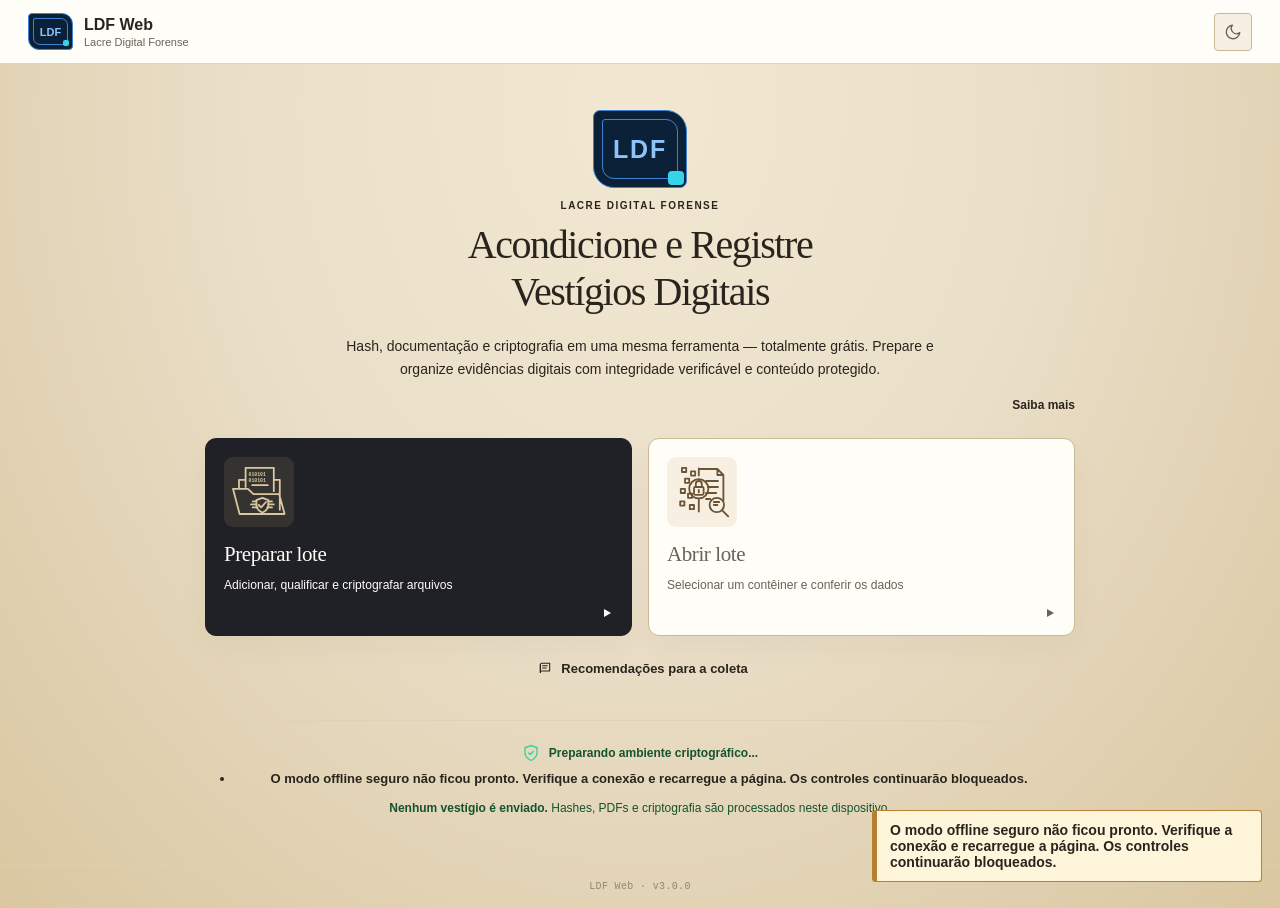
<file: public/index.html>
<!doctype html>
<html lang="pt-BR" data-theme="light" data-startup-brand>
<head>
  <meta charset="utf-8">
  <meta name="viewport" content="width=device-width, initial-scale=1">
  <meta name="theme-color" content="#DAC7A1">
  <meta http-equiv="Content-Security-Policy" content="default-src 'self'; script-src 'self' 'wasm-unsafe-eval'; worker-src 'self'; style-src 'self'; img-src 'self' data:; connect-src 'self'; manifest-src 'self'; object-src 'none'; frame-src 'none'; base-uri 'none'; form-action 'none'">
  <link rel="canonical" href="https://lacredigitalforense.seg.br/">
  <title>LDF Web - Lacre Digital Forense</title>
  <link rel="manifest" href="manifest.webmanifest">
  <link rel="icon" href="icon.svg" type="image/svg+xml">
  <script src="theme.js?v=beta-3.0.0"></script>
  <link rel="stylesheet" href="styles.css?v=beta-3.0.0">
</head>
<body class="operational-page page-transition" data-view="home">
  <header class="app-header">
    <div class="brand">
      <span class="brand-mark" aria-hidden="true">LDF</span>
      <div class="brand-copy">
        <strong>LDF Web</strong>
        <span>Lacre Digital Forense</span>
      </div>
    </div>
    <div class="header-actions"><button id="back-home" class="about-back-link" type="button" hidden><svg aria-hidden="true" viewBox="0 0 24 24"><path d="M19 12H5M11 18l-6-6 6-6"/></svg><span>Voltar ao início</span></button>
      <button id="theme-toggle" class="icon-button theme-toggle" type="button" title="Usar tema escuro" aria-label="Usar tema escuro">
        <svg data-theme-icon="dark" aria-hidden="true" viewBox="0 0 24 24"><path d="M21 12.8A9 9 0 1 1 11.2 3 7 7 0 0 0 21 12.8Z"/></svg>
        <svg data-theme-icon="light" aria-hidden="true" viewBox="0 0 24 24" hidden><circle cx="12" cy="12" r="4"/><path d="M12 2v2M12 20v2M4.9 4.9l1.4 1.4M17.7 17.7l1.4 1.4M2 12h2M20 12h2M4.9 19.1l1.4-1.4M17.7 6.3l1.4-1.4"/></svg>
      </button>
    </div>
  </header>

  <main>
    <section id="home-panel" class="tab-panel active home" aria-labelledby="home-title">
      <div class="home-brand"><span class="brand-mark" aria-hidden="true">LDF</span><p class="eyebrow">Lacre Digital Forense</p></div>
      <h1 id="home-title" tabindex="-1">Acondicione e Registre<br>Vestígios Digitais</h1>
      <p class="home-lead">Hash, documentação e criptografia em uma mesma ferramenta — totalmente grátis. Prepare e organize evidências digitais com integridade verificável e conteúdo protegido.</p>
      <div class="home-about-row"><a class="intro-learn-more" href="sobre.html">Saiba mais</a></div>
      <div class="choices">
    <button type="button" class="choice primary tab-button" data-tab="create"><span class="choice-icon"><svg  aria-hidden="true" viewBox="0 0 96 96" stroke-width="3" fill="none"><path d="M15 43V28h11M73 28h10v50M26 40V8h47v39M37 37h26M5 43h25l9 9h43l9 33H16Z"/><g fill="currentColor" stroke="none" font-family="monospace" font-size="8" font-weight="700"><text x="31" y="21">010101</text><text x="31" y="32">010101</text></g><path d="m54 58 10 4v8c0 6-4 10-10 13-6-3-10-7-10-13v-8Z"/><path d="m48 70 4 4 8-9M38 64h6m-9 5h9m-6 5h8M64 64h6m-6 5h9m-11 5h8"/></svg></span><span class="choice-copy"><strong>Preparar lote</strong><small>Adicionar, qualificar e criptografar arquivos</small></span><span class="arrow card-arrow" aria-hidden="true"></span></button>
    <button type="button" class="choice tab-button" data-tab="audit"><span class="choice-icon"><svg  aria-hidden="true" viewBox="0 0 96 96" stroke-width="3" fill="none"><path d="M43 10h31l10 10v43M74 10v10h10M43 9v12M43 61v20M55 30h20M58 40h17M55 50h17M55 60h7"/><rect x="15" y="8" width="7" height="7"/><rect x="30" y="14" width="7" height="7"/><rect x="20" y="26" width="7" height="7"/><rect x="13" y="43" width="7" height="7"/><rect x="25" y="51" width="7" height="7"/><rect x="12" y="64" width="7" height="7"/><rect x="28" y="70" width="7" height="7"/><circle cx="43" cy="43" r="16"/><rect x="35" y="40" width="16" height="13" rx="2"/><path d="M38 40v-5a5 5 0 0 1 10 0v5M43 45v4"/><circle cx="73" cy="70" r="12"/><path d="m82 79 10 10M68 65h9m-9 5h6"/></svg></span><span class="choice-copy"><strong>Abrir lote</strong><small>Selecionar um contêiner e conferir os dados</small></span><span class="arrow card-arrow" aria-hidden="true"></span></button>
      </div>
      <div class="home-links"><button class="button ghost tab-button support-tab" type="button" data-tab="guidance" aria-label="Recomendações para a coleta"><svg aria-hidden="true" viewBox="0 0 24 24"><path d="M4 19.5A2.5 2.5 0 0 1 6.5 17H20V4H6.5A2.5 2.5 0 0 0 4 6.5Z"/><path d="M4 6.5v13M8 8h8M8 12h6"/></svg>Recomendações para a coleta</button></div>
      <div id="home-environment-slot" class="home-status">
    <div class="privacy-strip" role="status">
      <details id="environment-disclosure">
        <summary>
          <svg aria-hidden="true" viewBox="0 0 24 24"><path d="M12 22s8-4 8-10V5l-8-3-8 3v7c0 6 8 10 8 10Z"/><path d="m9 12 2 2 4-4"/></svg>
          <span id="secure-context-status" role="status" aria-live="polite">Verificando ambiente...</span>
        </summary>
        <ul id="environment-messages" class="environment-messages" aria-live="polite" hidden></ul>
        <div class="environment-detail"><strong>Nenhum vestígio é enviado.</strong> Hashes, PDFs e criptografia são processados neste dispositivo.</div>
      </details>
    </div>
        <section id="home-temporal-preflight" class="temporal-preflight pending hidden" role="status" aria-live="polite" aria-labelledby="home-temporal-preflight-title"><details><summary class="temporal-preflight-heading"><h2 id="home-temporal-preflight-title">Verificação de Data/Hora</h2><strong id="home-temporal-preflight-status">EM ANDAMENTO</strong></summary><p id="home-temporal-preflight-detail">Comparando o horário deste dispositivo com a referência da própria origem.</p></details></section>
      </div>
      <p id="home-draft" hidden>Uma preparação está em andamento. Preparar lote retoma o ponto atual.</p>
    </section>

    <section id="create-panel" class="tab-panel" hidden aria-labelledby="create-title">
      <section id="temporal-preflight" class="temporal-preflight pending hidden" role="status" aria-live="polite" aria-labelledby="temporal-preflight-title">
        <details id="temporal-disclosure">
          <summary class="temporal-preflight-heading">
            <h2 id="temporal-preflight-title">Verificação de Data/Hora</h2>
            <strong id="temporal-preflight-status" role="status" aria-live="polite">EM ANDAMENTO</strong>
          </summary>
          <p id="temporal-preflight-detail">Comparando o horário deste dispositivo com a referência da própria origem.</p>
        </details>
      </section>

      <div class="section-heading">
        <div>
          <p class="eyebrow">Novo contêiner</p>
          <h1 id="create-title" tabindex="-1">Preparar lote</h1>
        </div>
        <button id="reset-operation" class="button danger ghost" type="button">
          <svg aria-hidden="true" viewBox="0 0 24 24"><path d="M3 12a9 9 0 1 0 3-6.7L3 8"/><path d="M3 3v5h5"/></svg>
          Reiniciar
        </button>
      </div>

      <nav class="step-rail" aria-label="Etapas da preparação">
        <button id="step-one" class="step current" type="button" data-stage="1" aria-current="step"><b>1</b><span>Adicionar e Qualificar</span></button>
        <button id="step-two" class="step" type="button" data-stage="2" disabled><b>2</b><span>Emitir documento</span></button>
        <button class="step" type="button" data-stage="3" disabled><b>3</b><span>Inserir documento assinado</span></button>
        <button class="step" type="button" data-stage="4" disabled><b>4</b><span>Fechar lacre criptografado</span></button>
      </nav>
      <section class="stage-panel" data-stage-panel="1" aria-labelledby="stage-one-title">
        <div id="first-file" class="center-stage"><div><span class="large-icon" aria-hidden="true"><svg viewBox="0 0 24 24"><path d="M12 4v16M4 12h16"/></svg></span><h2 id="stage-one-title" tabindex="-1">Adicione o primeiro arquivo</h2><p>Adicione os vestígios e qualifique-os</p><button id="add-first-file" class="button primary" type="button" disabled>Adicionar arquivos</button></div></div>
        <section id="evidence-panel" class="evidence-panel" hidden aria-labelledby="evidence-title">
          <div class="panel-heading">
            <div>
              <h2 id="evidence-title">Vestígios do lote</h2>
              <p id="evidence-count">Nenhum arquivo incluído</p>
            </div>
            <label id="evidence-add-label" class="button primary disabled" for="evidence-input">
              <svg aria-hidden="true" viewBox="0 0 24 24"><path d="M12 3v12M7 8l5-5 5 5"/><path d="M5 21h14a2 2 0 0 0 2-2v-4M3 15v4a2 2 0 0 0 2 2"/></svg>
              Adicionar arquivos
            </label>
            <input id="evidence-input" class="visually-hidden" type="file" multiple disabled>
          </div>
          <div id="evidence-empty" class="empty-state">
            <svg aria-hidden="true" viewBox="0 0 24 24"><path d="M4 4h16v16H4z"/><path d="M8 12h8M12 8v8"/></svg>
            <strong>O lote está vazio</strong>
            <span>Selecione os arquivos que serão qualificados e lacrados.</span>
          </div>
          <div id="evidence-list" class="evidence-list" aria-live="polite"></div>
          <div class="next-box"><div><strong>Próxima etapa: Emitir documento</strong><p id="qualification-status" aria-live="polite"></p></div><button class="button primary" type="button" data-next-stage="2" disabled>Continuar</button></div>
        </section>
      </section>
      <section class="stage-panel center-stage" data-stage-panel="2" aria-labelledby="stage-two-title" hidden><div>
        <p class="eyebrow">Etapa 2 de 4</p><h2 id="stage-two-title" tabindex="-1">Emitir documento</h2><p>Declaração de Registro</p>
        <p id="declaration-status" role="status"></p><button id="emit-document" class="button primary" type="button" disabled>Gerar declaração de registro</button>
        <div class="action-row"><button class="button secondary" type="button" data-next-stage="1">Revisar vestígios</button><button class="button primary" type="button" data-next-stage="3" disabled>Continuar para assinatura</button></div>
        <p>Após a emissão, os dados do lote permanecem bloqueados; para alterá-los, reinicie a operação.</p>
      </div></section>
      <section class="stage-panel center-stage" data-stage-panel="3" aria-labelledby="stage-three-title" hidden><div>
        <p class="eyebrow">Etapa 3 de 4</p><h2 id="stage-three-title" tabindex="-1">Inserir documento assinado</h2><p>Revise a Declaração de Registro, assine externamente e selecione o PDF para prosseguir.</p>
        <label id="signed-label" class="button primary disabled" for="signed-declaration" tabindex="0">Selecionar ou substituir PDF assinado</label>
        <input id="signed-declaration" class="visually-hidden" type="file" accept="application/pdf,.pdf" disabled>
        <div id="signed-selection" hidden><strong id="signed-file-name"></strong><small id="signed-file-hash"></small></div>
        <details id="signed-checks" hidden><summary>Conferências técnicas da declaração</summary><p id="signed-check-results"></p><p>Indícios técnicos não validam assinatura, autoria ou conteúdo.</p></details>
        <button class="button primary" type="button" data-next-stage="4" disabled>Continuar para fechamento</button>
      </div></section>
      <section class="stage-panel center-stage" data-stage-panel="4" aria-labelledby="stage-four-title" hidden><div>
        <p class="eyebrow">Etapa 4 de 4</p><h2 id="stage-four-title" tabindex="-1">Fechar lacre criptografado</h2><p>Confira o resumo e escolha onde salvar o contêiner LDF.</p>
        <dl class="seal-summary"><div><dt>Vestígios</dt><dd id="seal-count">0</dd></div><div><dt>Declaração assinada</dt><dd id="seal-document">Nenhum documento selecionado</dd></div></dl>
        <p id="closing-status" role="status" aria-live="polite"></p><button id="begin-sealing" class="button primary" type="button" disabled>Fechar lacre criptografado</button>
        <div class="action-row"><button id="save-container" class="button success hidden" type="button">Salvar contêiner LDF</button><button id="confirm-container-download" class="button secondary hidden" type="button">Confirmar arquivo baixado</button><button id="save-shipping-receipt" class="button secondary hidden" type="button">Salvar recibo de remessa</button></div>
      </div></section>

      <section class="activity-panel">
        <div class="panel-heading">
          <h2>Trilha da operação</h2>
          <div class="log-actions">
            <button id="save-log-pdf" class="icon-button" type="button" title="Salvar trilha em PDF" aria-label="Salvar trilha da operação em PDF">
              <svg aria-hidden="true" viewBox="0 0 24 24"><path d="M6 2h8l4 4v7M14 2v5h5"/><path d="M12 12v8M8.5 16.5 12 20l3.5-3.5"/><path d="M5 22h14"/></svg>
            </button>
            <button id="clear-log" class="icon-button" type="button" title="Limpar visualização" aria-label="Limpar visualização"><svg aria-hidden="true" viewBox="0 0 24 24"><path d="M3 6h18M8 6V4h8v2M19 6l-1 14H6L5 6M10 11v5M14 11v5"/></svg></button>
          </div>
        </div>
        <div id="operation-progress" class="activity-indicator hidden" role="status" aria-live="polite">
          <span class="activity-label">Processando...</span>
          <div class="activity-track" aria-hidden="true"><span></span></div>
        </div>
        <div class="log-frame">
          <div id="operation-log" class="log-box" aria-live="polite"></div>
        </div>
      </section>
    </section>

    <section id="audit-panel" class="tab-panel" hidden aria-labelledby="audit-title">
      <section id="audit-temporal-preflight" class="temporal-preflight pending hidden" role="status" aria-live="polite" aria-labelledby="audit-temporal-preflight-title">
        <details id="audit-temporal-disclosure">
          <summary class="temporal-preflight-heading">
            <h2 id="audit-temporal-preflight-title">Verificação de Data/Hora</h2>
            <strong id="audit-temporal-preflight-status" role="status" aria-live="polite">EM ANDAMENTO</strong>
          </summary>
          <p id="audit-temporal-preflight-detail">Comparando o horário deste dispositivo com a referência da própria origem.</p>
        </details>
      </section>

      <div class="section-heading">
        <div><p class="eyebrow">Contêiner LDF</p><h1 id="audit-title" tabindex="-1">Abertura e conferência</h1></div>
        <button id="reset-audit" class="button danger ghost" type="button">
          <svg aria-hidden="true" viewBox="0 0 24 24"><path d="M3 12a9 9 0 1 0 3-6.7L3 8"/><path d="M3 3v5h5"/></svg>
          Reiniciar
        </button>
      </div>
      <ol class="audit-steps" aria-label="Etapas de abertura"><li data-audit-step="1" aria-current="step"><b>1</b><span>Selecionar contêiner</span></li><li data-audit-step="2"><b>2</b><span>Informar dados para o recebimento</span></li></ol>
      <section class="stage-panel audit-selection-panel" aria-label="Seleção do contêiner">
        <div id="audit-first" class="center-stage"><div><span class="large-icon" aria-hidden="true"><svg viewBox="0 0 24 24"><path d="M3 7h6l2 2h10v13H3zM6 4h10v3"/></svg></span><h2 id="audit-selection-title" tabindex="-1">Selecione um contêiner LDF</h2><button id="select-container" class="button primary" type="button" disabled>Selecionar contêiner</button></div></div>
        <div id="audit-selected" hidden><h2>Contêiner recebido</h2><div class="signed-selection"><span class="signed-file-icon" aria-hidden="true"><svg  aria-hidden="true" viewBox="0 0 96 96" stroke-width="3" fill="none"><path d="M10 24V14a5 5 0 0 1 5-5h12l10 10h39a5 5 0 0 1 5 5v12M10 24v40a5 5 0 0 0 5 5h37M34 19h42M38 30l10 16m-17 1 16 9m-23 4 24 5"/><circle cx="36" cy="27" r="4"/><circle cx="28" cy="45" r="4"/><circle cx="20" cy="60" r="4"/><path d="M67 37c-6 0-14 3-22 7v19c0 11 9 20 22 27 13-7 22-16 22-27V44c-8-4-16-7-22-7Z"/><path d="M67 44c-4 0-10 2-16 5v14c0 8 6 15 16 21 10-6 16-13 16-21V49c-6-3-12-5-16-5Z"/><path d="m56 63 8 8 15-16"/></svg></span><div><strong id="selected-container-name">Nenhum contêiner selecionado</strong></div><button id="replace-container" class="quiet" type="button" disabled>Substituir contêiner</button></div><button id="open-receipt" class="button primary" type="button" disabled>Abrir lote</button></div>
        <input id="container-input" class="visually-hidden" aria-label="Contêiner recebido" type="file" accept=".cldf" disabled>
      </section>
        <section id="audit-results" class="audit-results" hidden aria-labelledby="results-title">
          <div class="panel-heading"><div><h2 id="results-title">Resultado da conferência</h2><p id="audit-summary">Aguardando um contêiner</p></div></div>
          <div id="audit-progress" class="activity-indicator hidden" role="status" aria-live="polite">
            <span class="activity-label">Conferindo o contêiner...</span>
            <div class="activity-track" aria-hidden="true"><span></span></div>
          </div>
          <div id="audit-empty" class="empty-state compact">
            <svg aria-hidden="true" viewBox="0 0 24 24"><path d="M9 11l3 3L22 4"/><path d="M21 12v7a2 2 0 0 1-2 2H5a2 2 0 0 1-2-2V5a2 2 0 0 1 2-2h11"/></svg>
            <strong>Nenhuma auditoria executada</strong>
            <span>Os hashes serão recalculados após a abertura.</span>
          </div>
          <div id="audit-content" class="audit-content hidden"></div>
        </section>
    </section>

    <section id="guidance-panel" class="tab-panel" hidden aria-labelledby="guidance-title">
      <div class="section-heading guidance-heading">
        <div>
          <p class="eyebrow">Apoio educativo</p>
          <h1 id="guidance-title">Preservação e coleta digital</h1>
          <p class="guidance-heading-copy">Recomendações gerais para reduzir alterações, documentar o contexto e procurar apoio adequado.</p>
        </div>
      </div>
      <div class="guidance-intro-strip">
        <svg aria-hidden="true" viewBox="0 0 24 24"><path d="M12 22s8-4 8-10V5l-8-3-8 3v7c0 6 8 10 8 10Z"/><path d="M12 8v4M12 16h.01"/></svg>
        <div>
          <strong>Este módulo é informativo.</strong>
          <span>Ele não acessa contas, arquivos ou equipamentos e não substitui procedimento pericial, orientação jurídica ou norma institucional.</span>
        </div>
      </div>
      <div id="guidance-root" class="guidance-root"></div>
    </section>
    <section id="about-panel" class="tab-panel about-session-page" hidden aria-label="Sobre o LDF Web"><div id="about-session-content" class="about-main"></div></section>
  </main>

  <footer class="build-watermark" aria-label="Identificação da versão" data-build-watermark>LDF Web · v3.0.0</footer>

  <template id="audit-signature-note">          <aside class="signature-validation-note compact" aria-label="Recomendação para validação de assinatura eletrônica">
            <svg aria-hidden="true" viewBox="0 0 24 24"><path d="M12 3 2.8 7.2v5.7c0 4.5 3.9 7.2 9.2 8.6 5.3-1.4 9.2-4.1 9.2-8.6V7.2L12 3Z"/><path d="m8.5 12 2.2 2.2 4.8-5"/></svg>
            <p><strong>É imprescindível</strong> validar a assinatura eletrônica das Declarações no serviço VALIDAR do Governo Federal: <a href="https://validar.iti.gov.br/" target="_blank" rel="noopener noreferrer">https://validar.iti.gov.br/</a>. O LDF Web apenas detecta marcadores técnicos no PDF e não substitui essa validação.</p>
          </aside>
</template>
  <dialog id="audit-receipt-dialog" aria-labelledby="audit-receipt-title"><form id="audit-form" class="form-panel" autocomplete="off" novalidate><div class="dialog-heading"><h2 id="audit-receipt-title">Dados do recebimento</h2><button id="close-receipt" class="icon-button" type="button" aria-label="Fechar dados do recebimento">×</button></div><p id="receipt-container-name"></p>
          <div class="field">
            <label for="receiver-name">Nome completo do recebedor</label>
            <textarea id="receiver-name" class="scrollable-text-field" rows="1" wrap="soft" autocomplete="off" maxlength="120" required></textarea>
          </div>
          <div class="field">
            <label for="receiver-cpf">CPF do recebedor</label>
            <input id="receiver-cpf" inputmode="numeric" autocomplete="off" maxlength="14" placeholder="000.000.000-00" required>
          </div>
          <div class="field">
            <label for="audit-secret">Chave de acesso do lote</label>
            <div class="input-action">
              <input id="audit-secret" type="password" autocomplete="off" minlength="12" maxlength="256" autocapitalize="none" spellcheck="false" data-1p-ignore="true" data-lpignore="true" required>
              <button class="icon-button toggle-secret" type="button" data-target="audit-secret" title="Mostrar ou ocultar chave" aria-label="Mostrar ou ocultar chave">
                <svg aria-hidden="true" viewBox="0 0 24 24"><path d="M2 12s3.5-7 10-7 10 7 10 7-3.5 7-10 7S2 12 2 12Z"/><circle cx="12" cy="12" r="3"/></svg>
              </button>
            </div>
          </div>
<div class="dialog-actions"><button id="cancel-receipt" class="button secondary" type="button">Cancelar</button>          <button id="open-container" class="button primary" type="submit" disabled>
            <svg aria-hidden="true" viewBox="0 0 24 24"><path d="M3 7h6l2 2h10v10H3z"/><path d="M12 12v5M9.5 14.5 12 12l2.5 2.5"/></svg>
            Abrir e conferir lote
          </button>
</div></form></dialog>
  <dialog id="declarant-dialog" aria-labelledby="declarant-title"><form id="lot-form" class="form-panel" autocomplete="off" novalidate><div class="dialog-heading"><h2 id="declarant-title">Dados da declaração</h2><button id="close-declaration" class="icon-button" type="button" aria-label="Fechar dados da declaração">×</button></div>
          <div class="field">
            <label for="lot-code">Identificação do lote</label>
            <textarea id="lot-code" class="scrollable-text-field" rows="1" wrap="soft" autocomplete="off" maxlength="60" placeholder="Ex: LOTE-2026-001" required></textarea>
            <small>Use letras, números, hífen ou sublinhado, sem espaços.</small>
          </div>
          <div class="field">
            <label for="operator-name">Nome completo do operador</label>
            <textarea id="operator-name" class="scrollable-text-field" rows="1" wrap="soft" autocomplete="off" maxlength="120" required></textarea>
          </div>
          <div class="field">
            <label for="operator-cpf">CPF do operador</label>
            <input id="operator-cpf" inputmode="numeric" autocomplete="off" maxlength="14" placeholder="000.000.000-00" required>
          </div>
<div class="dialog-actions"><button id="cancel-declaration" class="button secondary" type="button">Cancelar</button><button id="generate-declaration" class="button primary" type="submit" disabled>Gerar declaração de registro</button></div></form></dialog>
  <dialog id="seal-dialog" aria-labelledby="seal-dialog-title"><form id="seal-form" class="form-panel" autocomplete="off" novalidate><div class="dialog-heading"><h2 id="seal-dialog-title">Chave de acesso do lote</h2><button id="close-seal" class="icon-button" type="button" aria-label="Fechar janela da chave">×</button></div>
          <div class="field">
            <div class="label-row">
              <label for="lot-secret">Chave de acesso do lote</label>
              <button id="generate-secret" class="text-command" type="button" disabled>Gerar chave forte</button>
            </div>
            <div class="input-action">
              <input id="lot-secret" type="password" autocomplete="off" minlength="12" maxlength="256" autocapitalize="none" spellcheck="false" data-1p-ignore="true" data-lpignore="true" required>
              <button class="icon-button toggle-secret" type="button" data-target="lot-secret" title="Mostrar ou ocultar chave" aria-label="Mostrar ou ocultar chave">
                <svg aria-hidden="true" viewBox="0 0 24 24"><path d="M2 12s3.5-7 10-7 10 7 10 7-3.5 7-10 7S2 12 2 12Z"/><circle cx="12" cy="12" r="3"/></svg>
              </button>
            </div>
            <small id="lot-secret-help">O servidor não recebe nem recupera esta chave. Insira uma senha no mínimo com 12 caracteres.</small>
          </div>
          <div class="field">
            <label for="lot-secret-confirm">Confirmar chave</label>
            <input id="lot-secret-confirm" type="password" autocomplete="off" minlength="12" maxlength="256" autocapitalize="none" spellcheck="false" data-1p-ignore="true" data-lpignore="true" required>
          </div>
<div class="dialog-actions"><button id="cancel-seal" class="button secondary" type="button">Cancelar</button><button id="finish-seal" class="button primary" type="submit">Preparar fechamento</button></div></form></dialog>

  <!-- BEGIN GENERATED ABOUT CONTENT -->
  <template id="about-content-template">
<article class="about-document">
      <header class="about-hero">
        <p class="about-kicker">Apresentação da ferramenta</p>
        <h1>LDF Web <span>— Lacre Digital Forense</span></h1>
        <p class="about-lead">
          O LDF Web é uma ferramenta gratuita, local-first e com código-fonte disponível
          para inspeção, destinada a acondicionar, documentar e proteger vestígios digitais.
        </p>
        <p>
          Ele reúne arquivos, contexto da coleta, documentos e hashes em um único
          contêiner criptografado. O processamento ocorre no dispositivo do operador,
          sem upload dos vestígios.
        </p>
        <p>
          Seu objetivo é padronizar a preparação de vestígios digitais para transferência,
          mantendo o conteúdo protegido e permitindo a verificação da integridade, em
          apoio à documentação da cadeia de custódia.
        </p>
      </header>

      <section id="como-funciona" class="about-section" aria-labelledby="como-funciona-title">
        <div class="about-section-heading">
          <span>01</span>
          <div>
            <p>Fluxo operacional</p>
            <h2 id="como-funciona-title">Como funciona</h2>
          </div>
        </div>
        <p>O procedimento é realizado em etapas simples:</p>
        <ol class="about-steps">
          <li><span>1</span><div><strong>Incluir</strong><p>Selecione os arquivos que serão acondicionados.</p></div></li>
          <li><span>2</span><div><strong>Qualificar</strong><p>Registre a origem, a forma de obtenção e os responsáveis.</p></div></li>
          <li><span>3</span><div><strong>Fixar a integridade</strong><p>Calcule o hash SHA-256 de cada vestígio.</p></div></li>
          <li><span>4</span><div><strong>Declarar</strong><p>Revise e assine a Declaração de Registro.</p></div></li>
          <li><span>5</span><div><strong>Lacrar</strong><p>Reúna o conjunto em um contêiner criptografado.</p></div></li>
          <li><span>6</span><div><strong>Encaminhar</strong><p>Encaminhe o contêiner e compartilhe a chave por canal separado.</p></div></li>
          <li><span>7</span><div><strong>Receber e conferir</strong><p>Abra o contêiner e recalcule automaticamente os hashes.</p></div></li>
        </ol>
        <p class="about-conclusion">
          O fluxo vincula cada vestígio ao respectivo hash, à qualificação, aos anexos
          e à Declaração de Registro assinada. No recebimento, os hashes são recalculados
          para verificar se o conteúdo corresponde, byte por byte, ao que foi acondicionado.
        </p>
      </section>

      <section id="privacidade-seguranca" class="about-section" aria-labelledby="privacidade-seguranca-title">
        <div class="about-section-heading">
          <span>02</span>
          <div>
            <p>Processamento local</p>
            <h2 id="privacidade-seguranca-title">Privacidade e segurança</h2>
          </div>
        </div>
        <div class="about-callout">
          <svg aria-hidden="true" viewBox="0 0 24 24"><path d="M12 22s8-4 8-10V5l-8-3-8 3v7c0 6 8 10 8 10Z"/><path d="m9 12 2 2 4-4"/></svg>
          <p><strong>O processamento é realizado localmente, no próprio dispositivo.</strong></p>
        </div>
        <p>
          Nenhum conteúdo — vestígios, chave, nome ou dados da operação — é enviado
          nem armazenado externamente. O site fornece os arquivos que compõem a
          ferramenta, executados no próprio aparelho por meio do navegador, sem exigir
          instalação.
        </p>
        <p>
          A página deve ser iniciada online. Depois de carregada e preparada, as
          funções essenciais ficam disponíveis mesmo sem conexão com a internet.
        </p>
        <p>
          Os contêineres LDF utilizam criptografia autenticada AES-256-GCM, destinada a
          proteger a confidencialidade. E cada vestígio recebe um hash SHA-256 para
          conferência de integridade.
        </p>
        <p>
          O acesso ao conteúdo é liberado por uma chave de segurança, que permanece sob
          responsabilidade das partes envolvidas. O LDF Web não recebe, armazena ou
          recupera essa chave.
        </p>
      </section>

      <section id="codigo-aberto" class="about-section" aria-labelledby="codigo-aberto-title">
        <div class="about-section-heading">
          <span>03</span>
          <div>
            <p>Transparência</p>
            <h2 id="codigo-aberto-title">Código disponível e uso gratuito</h2>
          </div>
        </div>
        <p>
          O LDF Web pode ser usado gratuitamente em sua release oficial inalterada. Seu
          código-fonte fica disponível para inspeção técnica, auditoria e preparação de
          contribuições nos termos da Licença do Projeto LDF Web 1.0.
        </p>
        <p class="about-source-status" data-source-state="published">
          Repositório oficial:&nbsp;<a href="https://github.com/HarpyjafrmBR/ldf-web" target="_blank" rel="noopener noreferrer">ldf-web (GitHub)</a>
        </p>
      </section>

      <section id="responsabilidade-operador" class="about-section" aria-labelledby="responsabilidade-operador-title">
        <div class="about-section-heading">
          <span>04</span>
          <div>
            <p>Revisão humana</p>
            <h2 id="responsabilidade-operador-title">Responsabilidade do operador</h2>
          </div>
        </div>
        <p>
          O LDF Web auxilia na organização, documentação, proteção e conferência dos
          arquivos digitais, mas a responsabilidade pelo procedimento permanece com o
          operador.
        </p>
        <p>
          Cabe ao responsável selecionar corretamente os vestígios, informar sua
          origem, revisar os registros, preservar os originais quando disponíveis,
          proteger a chave e conferir as verificações realizadas.
        </p>
        <aside class="about-validation-note" aria-label="Validação das declarações">
          <p>
            <strong>A conferência do operador é insubstituível.</strong> As declarações
            produzidas pelo sistema devem ser revisadas e assinadas. A validade da
            assinatura eletrônica deve ser conferida por serviço confiável, como o
            <a href="https://validar.iti.gov.br/" target="_blank" rel="noopener noreferrer">VALIDAR do Governo Federal</a>.
          </p>
        </aside>
        <p>
          A ferramenta organiza e estrutura os elementos que precisam ser conferidos e
          indica a validação no serviço oficial. A decisão de prosseguir e a
          responsabilidade pelas informações permanecem com quem realiza o procedimento.
        </p>
      </section>

      <section id="alcance-limites" class="about-section" aria-labelledby="alcance-limites-title">
        <div class="about-section-heading">
          <span>05</span>
          <div>
            <p>Uso responsável</p>
            <h2 id="alcance-limites-title">Alcance e limites</h2>
          </div>
        </div>
        <p>
          O LDF Web apoia as etapas de fixação, acondicionamento, preparação para
          transporte e recebimento de vestígios digitais.
        </p>
        <p>
          Ele não realiza investigação, aquisição forense ou análise do conteúdo e não
          substitui a preservação dos originais, os procedimentos de guarda aplicáveis ou
          a cadeia de custódia como um todo.
        </p>
        <p>
          A coincidência dos hashes demonstra que os arquivos comparados possuem o
          mesmo conteúdo binário. A avaliação sobre origem, autenticidade, contexto e
          relevância depende dos demais registros e do procedimento adotado.
        </p>
        <blockquote>
          O LDF Web funciona como um elo técnico entre a coleta e o recebimento,
          reunindo vestígios, documentação, integridade e proteção criptográfica em um
          fluxo simples, padronizado e verificável.
        </blockquote>
      </section>

      <details class="about-faq">
        <summary>Principais perguntas e respostas</summary>
        <div class="about-faq-list">
          <details class="about-faq-item">
            <summary>1. O LDF Web é confiável?</summary>
            <div class="about-faq-answer">
              <p>
                O LDF Web foi desenvolvido com atenção à segurança, à integridade e à
                transparência. Sua arquitetura local-first mantém o
                processamento dos vestígios, das chaves e dos dados da operação no seu
                dispositivo, sem enviá-los ao servidor. Como PWA — aplicativo web
                que pode ser instalado no computador ou celular, mantém os recursos
                necessários no navegador e permite realizar as operações essenciais sem
                internet, após a preparação inicial online.
              </p>
              <p>
                A proteção combina diferentes camadas: HTTPS/TLS, para
                proteger a conexão com o site; Política de Segurança de Conteúdo
                (CSP), que restringe quais scripts e recursos a página pode executar
                ou carregar, ajudando a prevenir a execução de conteúdo não autorizado;
                verificação de integridade dos componentes, antes de liberar
                a operação; e criptografia autenticada AES-256-GCM, para
                proteger o conteúdo dos contêineres. Os hashes SHA-256
                permitem conferir a integridade dos vestígios.
              </p>
              <p>Você também pode verificar esses cuidados na prática:</p>
              <ul>
                <li><strong>Compare os hashes SHA-256:</strong> calcule o hash do mesmo arquivo em outra ferramenta e confira se os resultados coincidem.</li>
                <li><strong>Confira a distribuição:</strong> compare os arquivos utilizados com os hashes de <code>SHA256SUMS.txt</code> da release oficial no GitHub, onde o código está disponível para inspeção.</li>
                <li><strong>Examine o processamento local:</strong> com arquivos de teste, acompanhe a aba “Rede” (<em>Network</em>) do navegador para verificar se alguma requisição envia seu conteúdo. Após a preparação, também é possível testar a operação sem internet.</li>
              </ul>
              <p>Assegure-se de acessar a página oficial da ferramenta. Mantenha seu navegador e seu dispositivo protegidos e atualizados.</p>
            </div>
          </details>
          <details class="about-faq-item">
            <summary>2. Consigo fechar ou abrir um lote sem internet? E com o site indisponível?</summary>
            <p>Sim, desde que o LDF Web tenha sido inicializado anteriormente no mesmo dispositivo, navegador e perfil.</p>
          </details>
          <details class="about-faq-item">
            <summary>3. Posso instalar o LDF Web no computador?</summary>
            <p>Sim. Chrome e Edge permitem instalá-lo como aplicativo web, sem instalador tradicional. A instalação também facilita o uso offline.</p>
          </details>
          <details class="about-faq-item">
            <summary>4. Perdi a chave de acesso. O sistema consegue recuperá-la?</summary>
            <p>Não. A chave nunca é enviada ou armazenada pelo LDF Web. Sem ela, o lote protegido não poderá ser aberto.</p>
          </details>
          <details class="about-faq-item">
            <summary>5. Meus vestígios ou dados da operação são enviados para a internet?</summary>
            <p>Não. Vestígios, chave e informações do lote são processados localmente. A conexão serve para carregar ou atualizar o aplicativo.</p>
          </details>
          <details class="about-faq-item">
            <summary>6. O que a conferência do hash comprova?</summary>
            <p>Hashes iguais indicam conteúdo binário idêntico. Isso ajuda a detectar alterações, mas não comprova sozinho autoria, origem, veracidade ou validade jurídica.</p>
          </details>
          <details class="about-faq-item">
            <summary>7. O LDF Web assina ou valida a assinatura da declaração?</summary>
            <p>Não. Ele gera a declaração e inclui o PDF assinado no lote. A assinatura deve ser realizada externamente e conferida em serviço confiável.</p>
          </details>
          <details class="about-faq-item">
            <summary>8. O que devo preservar depois de criar um lote?</summary>
            <p>Preserve o contêiner LDF, os originais disponíveis, a declaração e os registros do procedimento. Guarde a chave separadamente e com segurança.</p>
          </details>
          <details class="about-faq-item">
            <summary>9. Por que os controles ficam bloqueados quando a preparação falha?</summary>
            <p>Para impedir o início de uma operação sem confirmar que todos os componentes locais estão íntegros.</p>
          </details>
          <details class="about-faq-item">
            <summary>10. O que acontece se eu fechar ou atualizar a página durante uma operação?</summary>
            <p>A operação pode ser interrompida e os dados ainda não salvos podem ser descartados. Aguarde a conclusão do fechamento ou da abertura do lote e salve os arquivos gerados antes de fechar, atualizar ou sair da página.</p>
          </details>
        </div>
      </details>

      <footer class="about-document-footer">
        <a class="button primary" href="index.html" data-page-transition>Voltar ao início</a>
        <div class="about-project-meta">
          <p>LDF Web — Lacre Digital Forense · v3.0.0</p>
          <p>E-mail: <a href="mailto:contato_ldfweb@lacredigitalforense.seg.br">contato_ldfweb@lacredigitalforense.seg.br</a></p>
          <p>Copyright © 2026 Projeto LDF Web</p>
        </div>
      </footer>
    </article>
  </template>
  <!-- END GENERATED ABOUT CONTENT -->

  <dialog id="metadata-dialog">
    <form id="metadata-form" method="dialog" autocomplete="off">
      <div class="dialog-heading">
        <div>
          <p class="eyebrow">Qualificação do vestígio</p>
          <h2 id="metadata-file-name">Vestígio</h2>
          <p class="qualification-intro">Informe os dados necessários à qualificação do vestígio.</p>
        </div>
        <button id="close-metadata" class="icon-button" type="button" aria-label="Fechar"><svg aria-hidden="true" viewBox="0 0 24 24"><path d="m18 6-12 12M6 6l12 12"/></svg></button>
      </div>
      <p id="reuse-status" class="reuse-status" role="status" aria-live="polite"></p>
      <div class="qualification-layout">
        <div class="qualification-main">
          <section class="qualification-section" aria-labelledby="qualification-identity-heading">
            <div class="qualification-section-heading">
              <span class="qualification-section-number">1</span>
              <div><h3 id="qualification-identity-heading">Identificação do vestígio</h3><p>Identifique o tipo de vestígio e seu código de rastreamento.</p></div>
            </div>
            <div class="dialog-grid">
              <div class="field"><label for="meta-id">Código/ID de rastreamento <span class="required-mark">*</span></label><textarea id="meta-id" class="scrollable-text-field" rows="1" wrap="soft" autocomplete="off" maxlength="80" placeholder="Ex.: VEST-2026-001" required></textarea></div>
              <div class="field"><label for="meta-nature">Tipo/descrição do vestígio <span class="required-mark">*</span></label><textarea id="meta-nature" class="scrollable-text-field" rows="1" wrap="soft" autocomplete="off" maxlength="120" placeholder="Ex.: vídeo exportado do sistema de CFTV" required></textarea></div>
            </div>
          </section>

          <section class="qualification-section" aria-labelledby="qualification-collection-heading">
            <div class="qualification-section-heading">
              <span class="qualification-section-number">2</span>
              <div><h3 id="qualification-collection-heading">Dados da coleta</h3><p>Registre o local, a data, a hora e o responsável pela coleta.</p></div>
            </div>
            <div class="dialog-grid">
              <div class="field"><label for="meta-responsible">Responsável pela coleta <span class="required-mark">*</span></label><textarea id="meta-responsible" class="scrollable-text-field" rows="1" wrap="soft" autocomplete="off" maxlength="120" placeholder="Nome completo" required></textarea></div>
              <div class="field">
                <label for="meta-datetime">Data e hora da coleta <span class="required-mark">*</span></label>
                <div class="datetime-entry">
                  <input id="meta-datetime" type="text" inputmode="numeric" autocomplete="off" maxlength="19" placeholder="DD/MM/AAAA HH:mm:ss" pattern="\d{2}/\d{2}/\d{4} \d{2}:\d{2}:\d{2}" required>
                  <button id="meta-datetime-trigger" class="datetime-picker-control" type="button" aria-label="Selecionar data e hora da coleta" aria-controls="meta-datetime-picker">
                    <svg aria-hidden="true" viewBox="0 0 24 24"><path d="M7 2v4M17 2v4M3 9h18M5 4h14a2 2 0 0 1 2 2v14H3V6a2 2 0 0 1 2-2Z"/></svg>
                  </button>
                  <input id="meta-datetime-picker" class="datetime-picker-native" type="datetime-local" step="1" tabindex="-1" aria-label="Seletor nativo de data e hora da coleta">
                </div>
              </div>
              <div class="field full-span"><label for="meta-location">Local físico ou ambiente virtual <span class="required-mark">*</span></label><textarea id="meta-location" class="qualification-textarea compact" rows="3" maxlength="240" placeholder="Endereço físico, coordenadas GPS ou ambiente virtual (URL, IP de origem)" required></textarea></div>
            </div>
          </section>

          <section class="qualification-section" aria-labelledby="qualification-procedure-heading">
            <div class="qualification-section-heading">
              <span class="qualification-section-number">3</span>
              <div><h3 id="qualification-procedure-heading">Procedimento de coleta</h3><p>Registre a forma de obtenção, o procedimento realizado, as ferramentas utilizadas e eventuais transformações.</p></div>
            </div>
            <div class="dialog-grid">
              <fieldset class="field full-span source-type-group">
                <legend>Origem/forma de obtenção do arquivo <span class="required-mark">*</span></legend>
                <div class="source-type-options">
                  <label class="source-type-option">
                    <input type="radio" name="meta-source-type" value="direct" required>
                    <span class="source-type-copy"><strong>Obtido diretamente da fonte, equipamento ou sistema</strong></span>
                  </label>
                  <label class="source-type-option">
                    <input type="radio" name="meta-source-type" value="received" required>
                    <span class="source-type-copy"><strong>Recebido ou encaminhado digitalmente</strong></span>
                  </label>
                  <label class="source-type-option">
                    <input type="radio" name="meta-source-type" value="recaptured" required>
                    <span class="source-type-copy"><strong>Recapturado</strong><small>Ex.: foto de tela ou gravação externa.</small></span>
                  </label>
                  <label class="source-type-option">
                    <input type="radio" name="meta-source-type" value="other-acquisition" required>
                    <span class="source-type-copy"><strong>Outra forma de obtenção</strong></span>
                  </label>
                </div>
              </fieldset>
              <div class="field full-span"><label for="meta-description">Descrição detalhada do procedimento <span class="required-mark">*</span></label><textarea id="meta-description" class="qualification-textarea procedure" rows="5" maxlength="4000" placeholder="Ex.: arquivo exportado diretamente do equipamento; informe marca, modelo e número de série quando disponíveis, ferramenta e versão, comandos ou opções relevantes e se houve conversão." required></textarea></div>
              <div class="field full-span">
                <label for="meta-unavailability-reason">Situação do equipamento ou da fonte primária, quando conhecida <span class="required-mark">*</span></label>
                <select id="meta-unavailability-reason" required>
                  <option value="" selected disabled>Selecione a situação</option>
                  <option value="accompanies">Acompanha o lote</option>
                  <option value="preserved">Não acompanha, mas permanece preservado e disponível</option>
                  <option value="local-copy">Não acompanha: foi realizada cópia no local para evitar a retenção do equipamento</option>
                  <option value="remote-content">Não acompanha: o conteúdo está em infraestrutura remota, nuvem ou rede descentralizada</option>
                  <option value="essential-service">Não acompanha: a retenção afetaria serviços essenciais ou terceiros alheios ao procedimento</option>
                  <option value="unavailable">A fonte primária está indisponível ou não foi localizada</option>
                  <option value="not-applicable">Não se aplica ao tipo de arquivo</option>
                  <option value="other">Outra situação</option>
                </select>
              </div>
              <div id="source-information-field" class="field full-span" hidden>
                <label for="meta-unavailability">Informações complementares sobre a fonte <span id="source-information-required" class="required-mark" hidden>*</span><span id="source-information-optional" class="optional-label">Opcional</span></label>
                <textarea id="meta-unavailability" class="qualification-textarea compact" rows="3" maxlength="1600" disabled placeholder="Informe onde a fonte permanece ou esclareça sua situação, quando necessário."></textarea>
              </div>
            </div>
          </section>

          <section class="qualification-section" aria-labelledby="qualification-attachments-heading">
            <div class="qualification-section-heading">
              <span class="qualification-section-number">4</span>
              <div><h3 id="qualification-attachments-heading">Anexos</h3></div>
            </div>
            <div class="attachment-grid">
              <div class="field photo-field">
                <label>Fotografias complementares <span class="optional-label">Opcional</span></label>
                <div class="photo-picker">
                  <label id="photo-add-label" class="button secondary" for="meta-photos"><svg aria-hidden="true" viewBox="0 0 24 24"><path d="M4 5h4l2-2h4l2 2h4v15H4z"/><circle cx="12" cy="12" r="3"/></svg>Selecionar imagens</label>
                  <span id="photo-count">Nenhuma imagem selecionada</span>
                </div>
                <input id="meta-photos" class="visually-hidden" type="file" accept="image/*" multiple>
                <div id="photo-list" class="photo-list" aria-live="polite"></div>
              </div>
              <div class="field document-field">
                <label>Documentos complementares <span class="optional-label">Opcional</span></label>
                <div class="document-picker">
                  <label id="document-add-label" class="button secondary" for="meta-documents"><svg aria-hidden="true" viewBox="0 0 24 24"><path d="M6 2h8l4 4v16H6z"/><path d="M14 2v5h5M9 13h6M9 17h6"/></svg>Selecionar PDFs</label>
                  <span id="document-count">Nenhum documento selecionado</span>
                </div>
                <input id="meta-documents" class="visually-hidden" type="file" accept="application/pdf,.pdf" multiple>
                <div id="document-list" class="document-list" aria-live="polite"></div>
              </div>
            </div>
          </section>
        </div>

        <aside class="qualification-aside" aria-labelledby="qualification-custody-heading">
          <span class="custody-badge">Documentação de Custódia</span>
          <h3 id="qualification-custody-heading">Dados da Qualificação</h3>
          <p class="qualification-aside-intro">Esta etapa reúne informações sobre a identificação do vestígio, os dados da coleta e o procedimento de obtenção.</p>
          <div class="qualification-checklist">
            <strong>Status do Registro</strong>
            <ol aria-live="polite">
              <li class="qualification-status pending" data-status-block="1"><span class="status-icon" aria-hidden="true"></span><span><b>Bloco 1:</b> Identificação do vestígio<small class="status-text">Pendente</small></span></li>
              <li class="qualification-status pending" data-status-block="2"><span class="status-icon" aria-hidden="true"></span><span><b>Bloco 2:</b> Dados da coleta<small class="status-text">Pendente</small></span></li>
              <li class="qualification-status pending" data-status-block="3"><span class="status-icon" aria-hidden="true"></span><span><b>Bloco 3:</b> Procedimento de coleta<small class="status-text">Pendente</small></span></li>
              <li class="qualification-status optional" data-status-block="4"><span class="status-icon" aria-hidden="true"></span><span><b>Bloco 4:</b> Anexos<small class="status-text">Opcional</small></span></li>
            </ol>
          </div>
          <div class="qualification-declaration-note"><strong>Declaração de Registro</strong><p>Os dados registrados nesta etapa serão incorporados à Declaração de Registro para revisão e assinatura eletrônica.</p></div>
        </aside>
      </div>
      <div class="dialog-actions">
        <span id="qualification-completion-summary" class="qualification-completion" aria-live="polite">0 de 3 blocos obrigatórios concluídos · campos com * são obrigatórios</span>
        <div>
          <button id="cancel-metadata" class="button secondary" type="button">Cancelar</button>
          <button class="button primary" type="submit">Revisar e gravar</button>
        </div>
      </div>
    </form>
  </dialog>

  <dialog id="metadata-review-dialog" aria-labelledby="metadata-review-title">
    <div class="metadata-review-body">
      <div class="dialog-heading">
        <div>
          <p class="eyebrow">Conferência antes da gravação</p>
          <h2 id="metadata-review-title">Revisão da qualificação</h2>
          <p id="metadata-review-file-name" class="metadata-review-file-name"></p>
        </div>
        <button id="close-metadata-review" class="icon-button" type="button" aria-label="Voltar à edição"><svg aria-hidden="true" viewBox="0 0 24 24"><path d="m18 6-12 12M6 6l12 12"/></svg></button>
      </div>
      <p class="metadata-review-intro">Confira as informações antes de gravar. Se encontrar algo a ajustar, volte à etapa anterior.</p>
      <div class="metadata-review-content">
        <section aria-labelledby="metadata-review-identity-heading">
          <h3 id="metadata-review-identity-heading"><span>1</span> Identificação do vestígio</h3>
          <dl>
            <div><dt>Código/ID de rastreamento</dt><dd id="review-meta-id"></dd></div>
            <div><dt>Tipo/descrição do vestígio</dt><dd id="review-meta-nature"></dd></div>
          </dl>
        </section>
        <section aria-labelledby="metadata-review-collection-heading">
          <h3 id="metadata-review-collection-heading"><span>2</span> Dados da coleta</h3>
          <dl>
            <div><dt>Responsável pela coleta</dt><dd id="review-meta-responsible"></dd></div>
            <div><dt>Data e hora da coleta</dt><dd id="review-meta-datetime"></dd></div>
            <div class="wide"><dt>Local físico ou ambiente virtual</dt><dd id="review-meta-location"></dd></div>
          </dl>
        </section>
        <section aria-labelledby="metadata-review-procedure-heading">
          <h3 id="metadata-review-procedure-heading"><span>3</span> Procedimento de coleta</h3>
          <dl>
            <div><dt>Origem/forma de obtenção</dt><dd id="review-meta-source-type"></dd></div>
            <div><dt>Situação da fonte primária</dt><dd id="review-meta-source-status"></dd></div>
            <div id="review-meta-source-information-row" class="wide" hidden><dt>Informações complementares</dt><dd id="review-meta-source-information"></dd></div>
            <div class="wide"><dt>Descrição detalhada do procedimento</dt><dd id="review-meta-description"></dd></div>
          </dl>
        </section>
        <section aria-labelledby="metadata-review-attachments-heading">
          <h3 id="metadata-review-attachments-heading"><span>4</span> Anexos</h3>
          <dl><div><dt>Fotografias complementares</dt><dd id="review-meta-photos"></dd></div><div><dt>Documentos complementares</dt><dd id="review-meta-documents"></dd></div></dl>
        </section>
      </div>
      <div class="dialog-actions">
        <button id="back-to-metadata" class="button secondary" type="button">Voltar e corrigir</button>
        <button id="confirm-metadata" class="button primary" type="button">Confirmar e gravar</button>
      </div>
    </div>
  </dialog>

  <dialog id="file-info-dialog" aria-labelledby="file-info-title">
    <div class="file-info-dialog-body">
      <div class="dialog-heading">
        <div>
          <p class="eyebrow">Recurso auxiliar local</p>
          <h2 id="file-info-title">Informações do arquivo</h2>
          <p id="file-info-name" class="file-info-name"></p>
        </div>
        <button id="close-file-info" class="icon-button" type="button" aria-label="Fechar informações do arquivo"><svg aria-hidden="true" viewBox="0 0 24 24"><path d="m18 6-12 12M6 6l12 12"/></svg></button>
      </div>
      <section class="file-info-notice" aria-label="Limites do recurso auxiliar">
        <strong>Informação auxiliar</strong>
        <p>Os campos abaixo são dados técnicos encontrados no arquivo. Não devem ser interpretados, por si só, como informações definitivas.</p>
      </section>
      <section class="file-info-section" aria-labelledby="c2pa-info-heading">
        <h3 id="c2pa-info-heading">C2PA</h3>
        <p id="file-info-c2pa"></p>
        <p class="external-service-note">O LDF apenas reconhece localmente a estrutura esperada e não valida assinatura, certificado, revogação, TSA ou cadeia de confiança. Se desejar, consulte manualmente o serviço externo <a href="https://c2paviewer.com" target="_blank" rel="noopener noreferrer" referrerpolicy="no-referrer">c2paviewer.com</a>. O LDF não abre nem envia o arquivo automaticamente; confira as condições e a política vigentes do serviço antes de usá-lo.</p>
      </section>
      <section class="file-info-section" aria-labelledby="media-info-heading">
        <h3 id="media-info-heading">Informações técnicas e metadados</h3>
        <p id="file-info-engine" class="file-info-engine"></p>
        <dl id="file-info-origin" class="file-info-fields"></dl>
        <div id="file-info-pdf" class="pdf-metadata hidden">
          <p class="pdf-metadata-note">O dicionário Info, o XMP e os identificadores do trailer são registros independentes e editáveis. O LDF os apresenta separadamente e não corrige nem reconcilia divergências.</p>
          <section class="pdf-metadata-source" aria-labelledby="pdf-structure-heading">
            <h4 id="pdf-structure-heading">Estrutura do PDF</h4>
            <dl id="file-info-pdf-structure" class="file-info-fields"></dl>
          </section>
          <section class="pdf-metadata-source" aria-labelledby="pdf-info-heading">
            <h4 id="pdf-info-heading">Dicionário Info</h4>
            <dl id="file-info-pdf-info" class="file-info-fields"></dl>
            <p id="file-info-pdf-info-empty" class="file-info-empty hidden">Nenhum campo selecionado foi encontrado no dicionário Info.</p>
          </section>
          <section id="file-info-pdf-identifiers-section" class="pdf-metadata-source hidden" aria-labelledby="pdf-identifiers-heading">
            <h4 id="pdf-identifiers-heading">Identificadores do trailer</h4>
            <dl id="file-info-pdf-identifiers" class="file-info-fields"></dl>
          </section>
          <section class="pdf-metadata-source" aria-labelledby="pdf-xmp-heading">
            <h4 id="pdf-xmp-heading">XMP referenciado pelo catálogo</h4>
            <p id="file-info-pdf-xmp-status" class="file-info-empty"></p>
            <dl id="file-info-pdf-xmp" class="file-info-fields hidden"></dl>
            <details id="file-info-pdf-xmp-raw" hidden>
              <summary>Fluxo XMP bruto do catálogo</summary>
              <p id="file-info-pdf-xmp-raw-note" class="file-info-empty"></p>
              <pre id="file-info-pdf-xmp-raw-text" tabindex="0"></pre>
            </details>
          </section>
        </div>
        <div id="file-info-gps-control" class="gps-control hidden">
          <button id="reveal-file-info-gps" class="button secondary" type="button" aria-expanded="false">Exibir localização registrada</button>
          <dl id="file-info-gps" class="file-info-fields hidden"></dl>
        </div>
        <details id="file-info-technical-details">
          <summary>Detalhes técnicos</summary>
          <div id="file-info-technical" class="technical-tracks"></div>
        </details>
      </section>
      <div class="dialog-actions">
        <button id="dismiss-file-info" class="button primary" type="button">Fechar</button>
      </div>
    </div>
  </dialog>

  <div id="toast-region" class="toast-region" popover="manual" aria-live="assertive"></div>
  <script src="runtime-integrity.js?v=beta-3.0.0" defer></script>
  <script src="operation-coordination.js?v=beta-3.0.0" defer></script>
  <script src="pdf.js?v=beta-3.0.0" defer></script>
  <script src="sha256.js?v=beta-3.0.0" defer></script>
  <script src="c2pa-detector.js?v=beta-3.0.0" defer></script>
  <script src="crypto.js?v=beta-3.0.0" defer></script>
  <script src="file-analysis.js?v=beta-3.0.0" defer></script>
  <script src="temporal.js?v=beta-3.0.0" defer></script>
  <script src="guidance-content.js?v=beta-3.0.0" defer></script>
  <script src="guidance.js?v=beta-3.0.0" defer></script>
  <script src="validation.js?v=beta-3.0.0" defer></script>
  <script src="app-core.js?v=beta-3.0.0" defer></script>
  <script src="app-ui.js?v=beta-3.0.0" defer></script>
  <script src="app-file-io.js?v=beta-3.0.0" defer></script>
  <script src="app-lot.js?v=beta-3.0.0" defer></script>
  <script src="app-sealing.js?v=beta-3.0.0" defer></script>
  <script src="app-audit.js?v=beta-3.0.0" defer></script>
  <script src="app-offline.js?v=beta-3.0.0" defer></script>
  <script src="app.js?v=beta-3.0.0" defer></script>
</body>
</html>
</file>
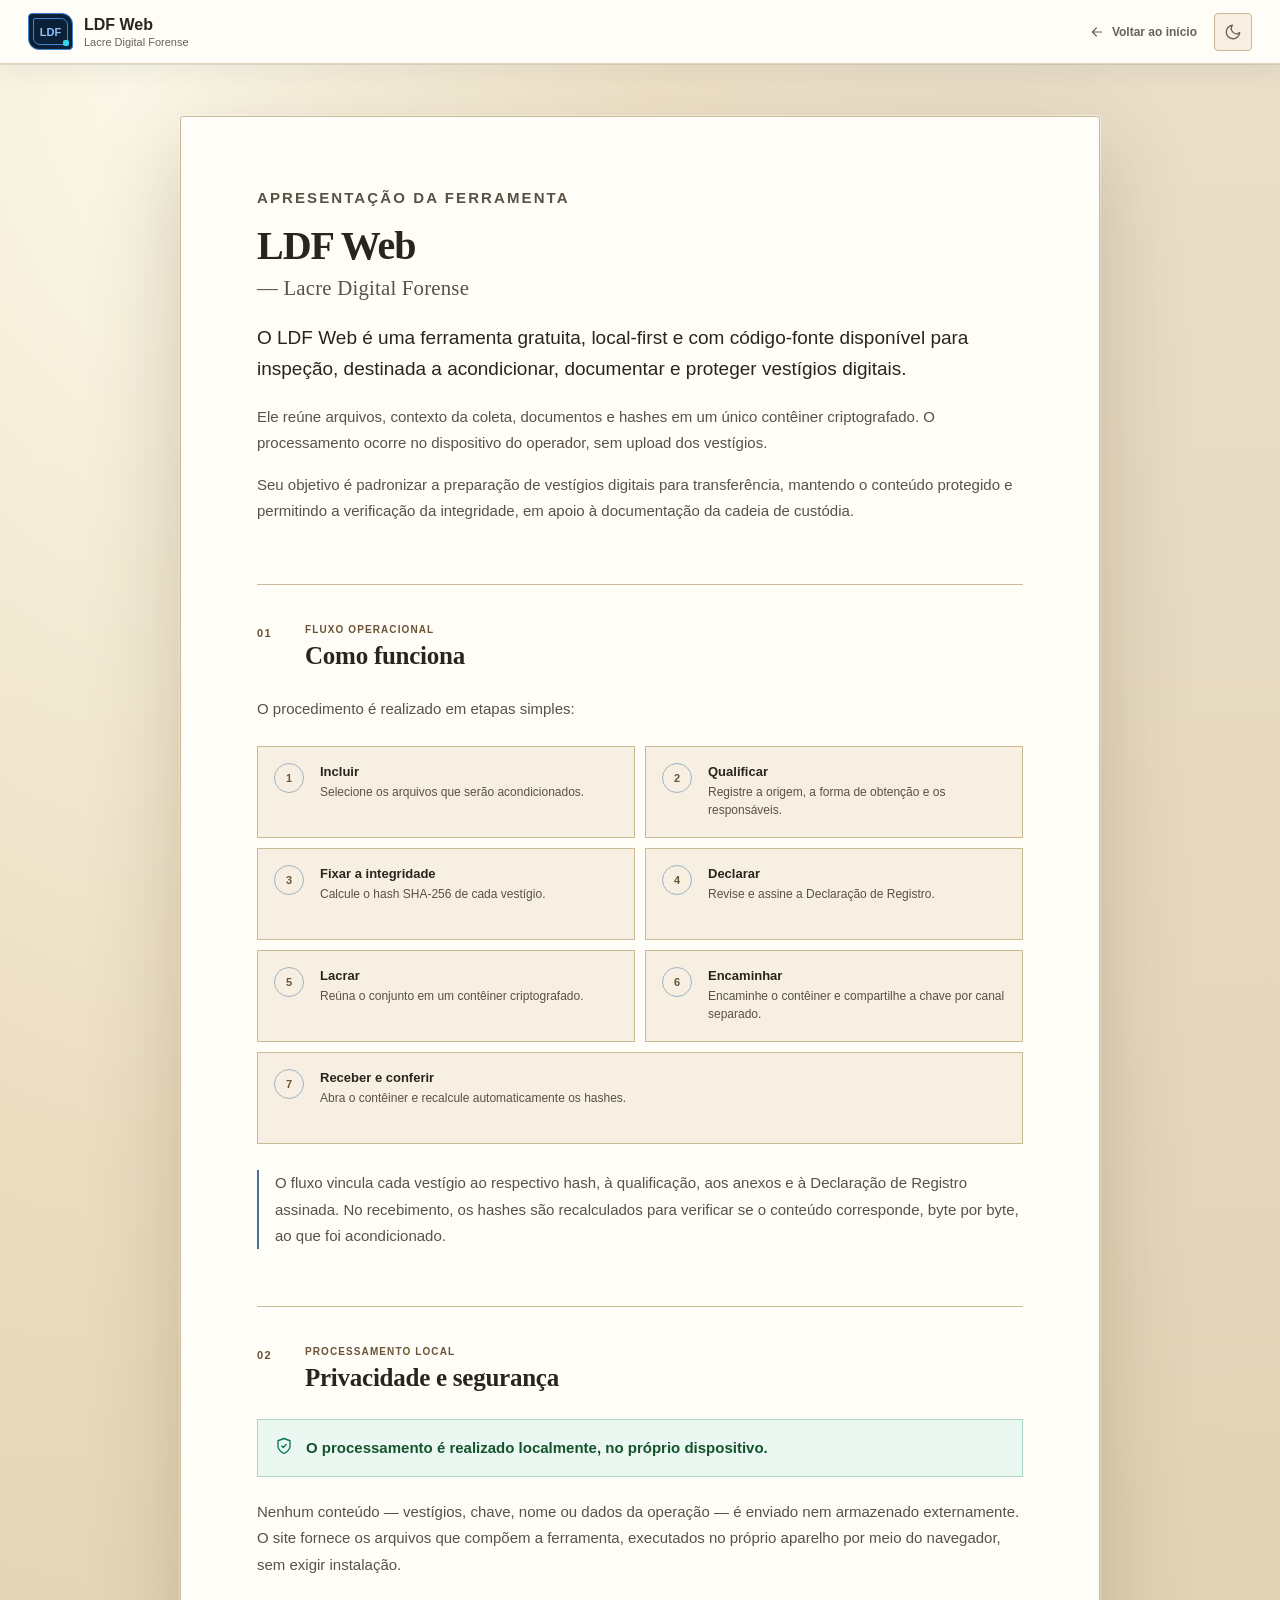
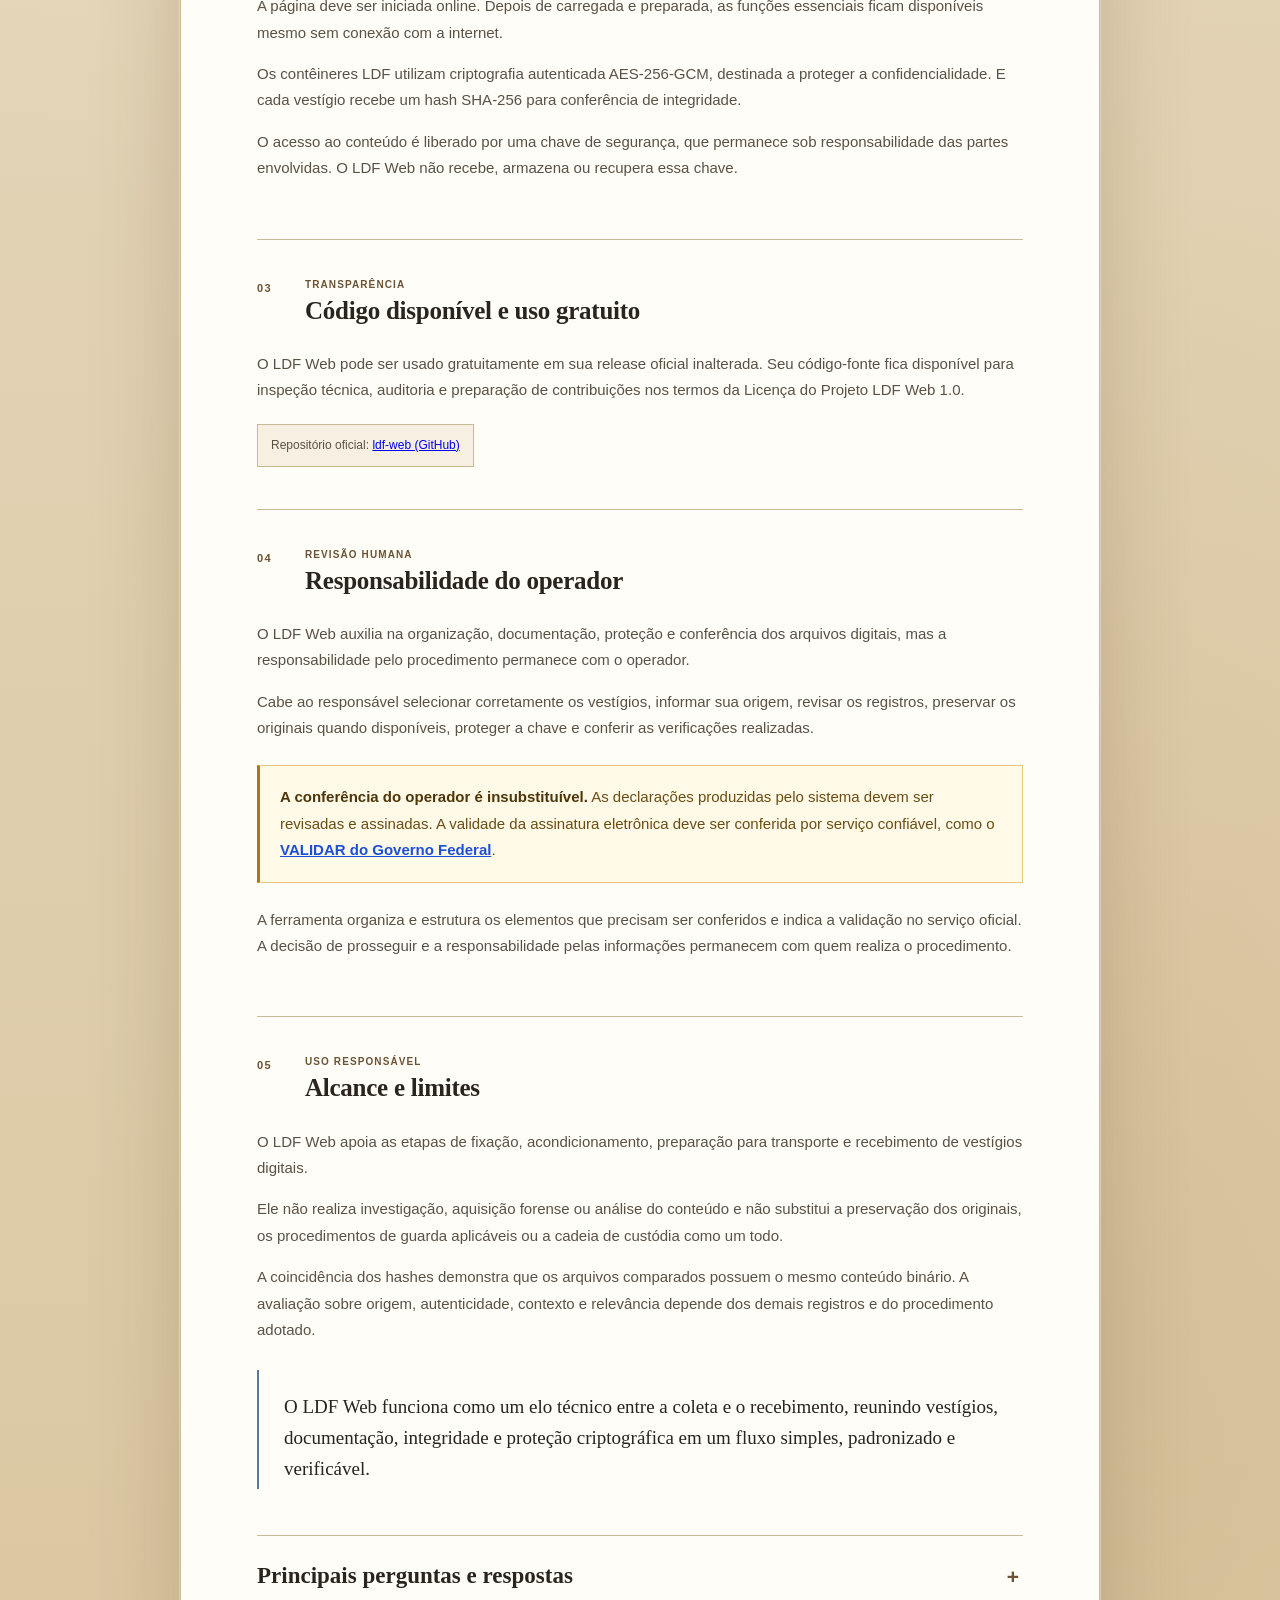
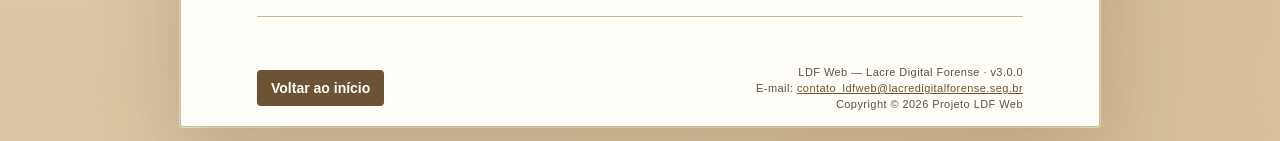
<file: public/sobre.html>
<!doctype html>
<html lang="pt-BR" data-theme="light">
<head>
  <meta charset="utf-8">
  <meta name="viewport" content="width=device-width, initial-scale=1">
  <meta name="theme-color" content="#DAC7A1">
  <meta http-equiv="Content-Security-Policy" content="default-src 'self'; script-src 'self'; worker-src 'self'; style-src 'self'; img-src 'self' data:; connect-src 'self'; manifest-src 'self'; object-src 'none'; frame-src 'none'; base-uri 'none'; form-action 'none'">
  <meta name="description" content="Conheça a finalidade, o funcionamento, as garantias e os limites do LDF Web — Lacre Digital Forense.">
  <link rel="canonical" href="https://lacredigitalforense.seg.br/sobre">
  <title>Sobre o LDF Web — Lacre Digital Forense</title>
  <link rel="manifest" href="manifest.webmanifest">
  <link rel="icon" href="icon.svg" type="image/svg+xml">
  <script src="theme.js?v=beta-3.0.0"></script>
  <link rel="stylesheet" href="styles.css?v=beta-3.0.0">
</head>
<body class="about-page page-transition">
  <header class="app-header about-header">
    <a class="brand about-brand" href="index.html" data-page-transition aria-label="Voltar ao início">
      <span class="brand-mark" aria-hidden="true">LDF</span>
      <span class="brand-copy">
        <strong>LDF Web</strong>
        <span>Lacre Digital Forense</span>
      </span>
    </a>
    <div class="header-actions">
      <a class="about-back-link" href="index.html" data-page-transition>
        <svg aria-hidden="true" viewBox="0 0 24 24"><path d="M19 12H5M11 18l-6-6 6-6"/></svg>
        <span>Voltar ao início</span>
      </a>
      <button id="theme-toggle" class="icon-button theme-toggle" type="button" title="Usar tema escuro" aria-label="Usar tema escuro">
        <svg data-theme-icon="dark" aria-hidden="true" viewBox="0 0 24 24"><path d="M21 12.8A9 9 0 1 1 11.2 3 7 7 0 0 0 21 12.8Z"/></svg>
        <svg data-theme-icon="light" aria-hidden="true" viewBox="0 0 24 24" hidden><circle cx="12" cy="12" r="4"/><path d="M12 2v2M12 20v2M4.9 4.9l1.4 1.4M17.7 17.7l1.4 1.4M2 12h2M20 12h2M4.9 19.1l1.4-1.4M17.7 6.3l1.4-1.4"/></svg>
      </button>
    </div>
  </header>

  <main class="about-main">
    <article class="about-document">
      <header class="about-hero">
        <p class="about-kicker">Apresentação da ferramenta</p>
        <h1>LDF Web <span>— Lacre Digital Forense</span></h1>
        <p class="about-lead">
          O LDF Web é uma ferramenta gratuita, local-first e com código-fonte disponível
          para inspeção, destinada a acondicionar, documentar e proteger vestígios digitais.
        </p>
        <p>
          Ele reúne arquivos, contexto da coleta, documentos e hashes em um único
          contêiner criptografado. O processamento ocorre no dispositivo do operador,
          sem upload dos vestígios.
        </p>
        <p>
          Seu objetivo é padronizar a preparação de vestígios digitais para transferência,
          mantendo o conteúdo protegido e permitindo a verificação da integridade, em
          apoio à documentação da cadeia de custódia.
        </p>
      </header>

      <section id="como-funciona" class="about-section" aria-labelledby="como-funciona-title">
        <div class="about-section-heading">
          <span>01</span>
          <div>
            <p>Fluxo operacional</p>
            <h2 id="como-funciona-title">Como funciona</h2>
          </div>
        </div>
        <p>O procedimento é realizado em etapas simples:</p>
        <ol class="about-steps">
          <li><span>1</span><div><strong>Incluir</strong><p>Selecione os arquivos que serão acondicionados.</p></div></li>
          <li><span>2</span><div><strong>Qualificar</strong><p>Registre a origem, a forma de obtenção e os responsáveis.</p></div></li>
          <li><span>3</span><div><strong>Fixar a integridade</strong><p>Calcule o hash SHA-256 de cada vestígio.</p></div></li>
          <li><span>4</span><div><strong>Declarar</strong><p>Revise e assine a Declaração de Registro.</p></div></li>
          <li><span>5</span><div><strong>Lacrar</strong><p>Reúna o conjunto em um contêiner criptografado.</p></div></li>
          <li><span>6</span><div><strong>Encaminhar</strong><p>Encaminhe o contêiner e compartilhe a chave por canal separado.</p></div></li>
          <li><span>7</span><div><strong>Receber e conferir</strong><p>Abra o contêiner e recalcule automaticamente os hashes.</p></div></li>
        </ol>
        <p class="about-conclusion">
          O fluxo vincula cada vestígio ao respectivo hash, à qualificação, aos anexos
          e à Declaração de Registro assinada. No recebimento, os hashes são recalculados
          para verificar se o conteúdo corresponde, byte por byte, ao que foi acondicionado.
        </p>
      </section>

      <section id="privacidade-seguranca" class="about-section" aria-labelledby="privacidade-seguranca-title">
        <div class="about-section-heading">
          <span>02</span>
          <div>
            <p>Processamento local</p>
            <h2 id="privacidade-seguranca-title">Privacidade e segurança</h2>
          </div>
        </div>
        <div class="about-callout">
          <svg aria-hidden="true" viewBox="0 0 24 24"><path d="M12 22s8-4 8-10V5l-8-3-8 3v7c0 6 8 10 8 10Z"/><path d="m9 12 2 2 4-4"/></svg>
          <p><strong>O processamento é realizado localmente, no próprio dispositivo.</strong></p>
        </div>
        <p>
          Nenhum conteúdo — vestígios, chave, nome ou dados da operação — é enviado
          nem armazenado externamente. O site fornece os arquivos que compõem a
          ferramenta, executados no próprio aparelho por meio do navegador, sem exigir
          instalação.
        </p>
        <p>
          A página deve ser iniciada online. Depois de carregada e preparada, as
          funções essenciais ficam disponíveis mesmo sem conexão com a internet.
        </p>
        <p>
          Os contêineres LDF utilizam criptografia autenticada AES-256-GCM, destinada a
          proteger a confidencialidade. E cada vestígio recebe um hash SHA-256 para
          conferência de integridade.
        </p>
        <p>
          O acesso ao conteúdo é liberado por uma chave de segurança, que permanece sob
          responsabilidade das partes envolvidas. O LDF Web não recebe, armazena ou
          recupera essa chave.
        </p>
      </section>

      <section id="codigo-aberto" class="about-section" aria-labelledby="codigo-aberto-title">
        <div class="about-section-heading">
          <span>03</span>
          <div>
            <p>Transparência</p>
            <h2 id="codigo-aberto-title">Código disponível e uso gratuito</h2>
          </div>
        </div>
        <p>
          O LDF Web pode ser usado gratuitamente em sua release oficial inalterada. Seu
          código-fonte fica disponível para inspeção técnica, auditoria e preparação de
          contribuições nos termos da Licença do Projeto LDF Web 1.0.
        </p>
        <p class="about-source-status" data-source-state="published">
          Repositório oficial:&nbsp;<a href="https://github.com/HarpyjafrmBR/ldf-web" target="_blank" rel="noopener noreferrer">ldf-web (GitHub)</a>
        </p>
      </section>

      <section id="responsabilidade-operador" class="about-section" aria-labelledby="responsabilidade-operador-title">
        <div class="about-section-heading">
          <span>04</span>
          <div>
            <p>Revisão humana</p>
            <h2 id="responsabilidade-operador-title">Responsabilidade do operador</h2>
          </div>
        </div>
        <p>
          O LDF Web auxilia na organização, documentação, proteção e conferência dos
          arquivos digitais, mas a responsabilidade pelo procedimento permanece com o
          operador.
        </p>
        <p>
          Cabe ao responsável selecionar corretamente os vestígios, informar sua
          origem, revisar os registros, preservar os originais quando disponíveis,
          proteger a chave e conferir as verificações realizadas.
        </p>
        <aside class="about-validation-note" aria-label="Validação das declarações">
          <p>
            <strong>A conferência do operador é insubstituível.</strong> As declarações
            produzidas pelo sistema devem ser revisadas e assinadas. A validade da
            assinatura eletrônica deve ser conferida por serviço confiável, como o
            <a href="https://validar.iti.gov.br/" target="_blank" rel="noopener noreferrer">VALIDAR do Governo Federal</a>.
          </p>
        </aside>
        <p>
          A ferramenta organiza e estrutura os elementos que precisam ser conferidos e
          indica a validação no serviço oficial. A decisão de prosseguir e a
          responsabilidade pelas informações permanecem com quem realiza o procedimento.
        </p>
      </section>

      <section id="alcance-limites" class="about-section" aria-labelledby="alcance-limites-title">
        <div class="about-section-heading">
          <span>05</span>
          <div>
            <p>Uso responsável</p>
            <h2 id="alcance-limites-title">Alcance e limites</h2>
          </div>
        </div>
        <p>
          O LDF Web apoia as etapas de fixação, acondicionamento, preparação para
          transporte e recebimento de vestígios digitais.
        </p>
        <p>
          Ele não realiza investigação, aquisição forense ou análise do conteúdo e não
          substitui a preservação dos originais, os procedimentos de guarda aplicáveis ou
          a cadeia de custódia como um todo.
        </p>
        <p>
          A coincidência dos hashes demonstra que os arquivos comparados possuem o
          mesmo conteúdo binário. A avaliação sobre origem, autenticidade, contexto e
          relevância depende dos demais registros e do procedimento adotado.
        </p>
        <blockquote>
          O LDF Web funciona como um elo técnico entre a coleta e o recebimento,
          reunindo vestígios, documentação, integridade e proteção criptográfica em um
          fluxo simples, padronizado e verificável.
        </blockquote>
      </section>

      <details class="about-faq">
        <summary>Principais perguntas e respostas</summary>
        <div class="about-faq-list">
          <details class="about-faq-item">
            <summary>1. O LDF Web é confiável?</summary>
            <div class="about-faq-answer">
              <p>
                O LDF Web foi desenvolvido com atenção à segurança, à integridade e à
                transparência. Sua arquitetura local-first mantém o
                processamento dos vestígios, das chaves e dos dados da operação no seu
                dispositivo, sem enviá-los ao servidor. Como PWA — aplicativo web
                que pode ser instalado no computador ou celular, mantém os recursos
                necessários no navegador e permite realizar as operações essenciais sem
                internet, após a preparação inicial online.
              </p>
              <p>
                A proteção combina diferentes camadas: HTTPS/TLS, para
                proteger a conexão com o site; Política de Segurança de Conteúdo
                (CSP), que restringe quais scripts e recursos a página pode executar
                ou carregar, ajudando a prevenir a execução de conteúdo não autorizado;
                verificação de integridade dos componentes, antes de liberar
                a operação; e criptografia autenticada AES-256-GCM, para
                proteger o conteúdo dos contêineres. Os hashes SHA-256
                permitem conferir a integridade dos vestígios.
              </p>
              <p>Você também pode verificar esses cuidados na prática:</p>
              <ul>
                <li><strong>Compare os hashes SHA-256:</strong> calcule o hash do mesmo arquivo em outra ferramenta e confira se os resultados coincidem.</li>
                <li><strong>Confira a distribuição:</strong> compare os arquivos utilizados com os hashes de <code>SHA256SUMS.txt</code> da release oficial no GitHub, onde o código está disponível para inspeção.</li>
                <li><strong>Examine o processamento local:</strong> com arquivos de teste, acompanhe a aba “Rede” (<em>Network</em>) do navegador para verificar se alguma requisição envia seu conteúdo. Após a preparação, também é possível testar a operação sem internet.</li>
              </ul>
              <p>Assegure-se de acessar a página oficial da ferramenta. Mantenha seu navegador e seu dispositivo protegidos e atualizados.</p>
            </div>
          </details>
          <details class="about-faq-item">
            <summary>2. Consigo fechar ou abrir um lote sem internet? E com o site indisponível?</summary>
            <p>Sim, desde que o LDF Web tenha sido inicializado anteriormente no mesmo dispositivo, navegador e perfil.</p>
          </details>
          <details class="about-faq-item">
            <summary>3. Posso instalar o LDF Web no computador?</summary>
            <p>Sim. Chrome e Edge permitem instalá-lo como aplicativo web, sem instalador tradicional. A instalação também facilita o uso offline.</p>
          </details>
          <details class="about-faq-item">
            <summary>4. Perdi a chave de acesso. O sistema consegue recuperá-la?</summary>
            <p>Não. A chave nunca é enviada ou armazenada pelo LDF Web. Sem ela, o lote protegido não poderá ser aberto.</p>
          </details>
          <details class="about-faq-item">
            <summary>5. Meus vestígios ou dados da operação são enviados para a internet?</summary>
            <p>Não. Vestígios, chave e informações do lote são processados localmente. A conexão serve para carregar ou atualizar o aplicativo.</p>
          </details>
          <details class="about-faq-item">
            <summary>6. O que a conferência do hash comprova?</summary>
            <p>Hashes iguais indicam conteúdo binário idêntico. Isso ajuda a detectar alterações, mas não comprova sozinho autoria, origem, veracidade ou validade jurídica.</p>
          </details>
          <details class="about-faq-item">
            <summary>7. O LDF Web assina ou valida a assinatura da declaração?</summary>
            <p>Não. Ele gera a declaração e inclui o PDF assinado no lote. A assinatura deve ser realizada externamente e conferida em serviço confiável.</p>
          </details>
          <details class="about-faq-item">
            <summary>8. O que devo preservar depois de criar um lote?</summary>
            <p>Preserve o contêiner LDF, os originais disponíveis, a declaração e os registros do procedimento. Guarde a chave separadamente e com segurança.</p>
          </details>
          <details class="about-faq-item">
            <summary>9. Por que os controles ficam bloqueados quando a preparação falha?</summary>
            <p>Para impedir o início de uma operação sem confirmar que todos os componentes locais estão íntegros.</p>
          </details>
          <details class="about-faq-item">
            <summary>10. O que acontece se eu fechar ou atualizar a página durante uma operação?</summary>
            <p>A operação pode ser interrompida e os dados ainda não salvos podem ser descartados. Aguarde a conclusão do fechamento ou da abertura do lote e salve os arquivos gerados antes de fechar, atualizar ou sair da página.</p>
          </details>
        </div>
      </details>

      <footer class="about-document-footer">
        <a class="button primary" href="index.html" data-page-transition>Voltar ao início</a>
        <div class="about-project-meta">
          <p>LDF Web — Lacre Digital Forense · v3.0.0</p>
          <p>E-mail: <a href="mailto:contato_ldfweb@lacredigitalforense.seg.br">contato_ldfweb@lacredigitalforense.seg.br</a></p>
          <p>Copyright © 2026 Projeto LDF Web</p>
        </div>
      </footer>
    </article>
  </main>

  <script src="runtime-integrity.js?v=beta-3.0.0" defer></script>
</body>
</html>
</file>
<file: public/styles.css>
:root {
  color-scheme: dark;
  --bg: #2d1b16;
  --surface: #17191f;
  --surface-2: #201e1f;
  --surface-3: #302a28;
  --border: #59483f;
  --border-soft: #3e3430;
  --text: #f3f0eb;
  --muted: #b6aaa0;
  --blue: #77baff;
  --blue-hover: #a8d3ff;
  --green: #17b77e;
  --green-soft: #123c32;
  --amber: #e7a93b;
  --red: #d84c4c;
  --chrome: #17191f;
  --chrome-soft: #1c1b1d;
  --field-surface: #111316;
  --item-surface: #1b1b1e;
  --on-accent: #11263a;
  --focus-ring: rgba(119, 186, 255, .2);
  --page-background-color: #2d1b16;
  --page-background-image:
    radial-gradient(ellipse 90% 68% at 12% 4%, rgba(181, 124, 91, .18) 0%, rgba(94, 57, 43, .08) 45%, transparent 72%),
    radial-gradient(ellipse 80% 70% at 92% 88%, rgba(92, 51, 39, .28) 0%, rgba(50, 31, 27, .12) 50%, transparent 78%),
    linear-gradient(180deg, #2d1b16 0%, #251814 55%, #201512 100%);
  --radius: 6px;
  font-family: Inter, "Segoe UI", Arial, sans-serif;
}

* { box-sizing: border-box; }
body { margin: 0; min-width: 0; min-height: 100vh; background: var(--bg); color: var(--text); font-size: 14px; }
body.operational-page,
body.about-page {
  background-color: var(--page-background-color);
  background-image: var(--page-background-image);
}
body.page-transition { animation: page-fade-in .16s ease-out; }
body.page-transition.page-fade-out {
  opacity: 0;
  animation: none;
  transition: opacity .12s ease-in;
}
.build-watermark {
  position: relative;
  z-index: 1;
  width: 100%;
  padding: 13px 16px 17px;
  color: var(--muted);
  font: 500 10px/1.4 Consolas, "Segoe UI", monospace;
  letter-spacing: .035em;
  text-align: center;
  opacity: .68;
}
body.operational-page main { padding-bottom: 14px; }
body.operational-page > .build-watermark { padding: 0 16px 14px; }
.startup-brand-pending body.operational-page > :not(.startup-brand) { visibility: hidden; }
.startup-brand-pending body.page-transition { animation: none; }
.startup-brand-pending .startup-brand { visibility: visible; }
button, input, textarea, select { font: inherit; }
button, label[for] { -webkit-tap-highlight-color: transparent; }
svg { width: 18px; height: 18px; fill: none; stroke: currentColor; stroke-width: 1.8; stroke-linecap: round; stroke-linejoin: round; flex: 0 0 auto; }

.app-header { height: 64px; display: flex; align-items: center; justify-content: space-between; padding: 0 28px; background: var(--chrome); border-bottom: 1px solid var(--border-soft); }
.brand { display: flex; align-items: center; gap: 11px; }
.brand-mark {
  width: 44px;
  height: 32px;
  position: relative;
  flex: 0 0 44px;
  display: grid;
  place-items: center;
  overflow: hidden;
  border: 1px solid #3f83d5;
  border-radius: 4px 9px 4px 9px;
  background: #0b2138;
  color: #8fc1fb;
  font-size: 11px;
  font-weight: 800;
}
.brand-mark::before { content: ""; position: absolute; inset: 4px; border: 1px solid rgba(143, 193, 251, .34); border-radius: 2px 6px 2px 6px; }
.brand-mark::after { content: ""; position: absolute; right: 3px; bottom: 3px; width: 6px; height: 6px; border-radius: 1px; background: #35d4e8; }
.brand strong { display: block; font-size: 16px; }
.brand-copy span { display: block; color: var(--muted); font-size: 11px; margin-top: 2px; }
.header-actions { display: flex; align-items: center; gap: 8px; }
.theme-toggle { background: transparent; }
.theme-toggle [hidden] { display: none; }

.intro-callout {
  padding: 7px 28px;
  border-bottom: 1px solid var(--border-soft);
  background: var(--chrome-soft);
}
.intro-callout-inner {
  min-height: 28px;
  display: flex;
  align-items: center;
  justify-content: space-between;
  gap: 24px;
  padding-left: 16px;
  border-left: 2px solid var(--blue);
}
.intro-callout p {
  max-width: 820px;
  margin: 0;
  color: var(--text);
  font-size: 14px;
  font-weight: 560;
  line-height: 1.45;
}
.intro-learn-more {
  flex: 0 0 auto;
  display: inline-flex;
  align-items: center;
  gap: 7px;
  padding: 5px 2px;
  color: var(--blue);
  font-size: 12px;
  font-weight: 750;
  letter-spacing: .03em;
  text-decoration: none;
  text-transform: uppercase;
}
.intro-learn-more svg { width: 16px; height: 16px; transition: transform .16s ease; }
.intro-learn-more:hover { color: var(--blue-hover); }
.intro-learn-more:hover svg { transform: translateX(3px); }
.intro-learn-more:focus-visible,
.about-back-link:focus-visible,
.about-brand:focus-visible,
.about-document a:focus-visible {
  outline: 2px solid #75afff;
  outline-offset: 4px;
  border-radius: 2px;
}

/*
 * O visual recupera a navegação anterior do projeto: opções transparentes e uma
 * linha inferior para o módulo ativo. A rolagem lateral acrescentada depois é
 * preservada para manter as três opções acessíveis em telas estreitas.
 */
.mode-tabs {
  position: relative;
  display: flex;
  gap: 4px;
  min-height: 46px;
  padding: 0 28px;
  background: var(--chrome-soft);
  border-bottom: 1px solid var(--border-soft);
  overflow-x: auto;
  overflow-y: hidden;
  overscroll-behavior-inline: contain;
  scroll-padding-inline: 28px;
  scroll-snap-type: inline proximity;
  scrollbar-width: thin;
  scrollbar-color: var(--border) transparent;
}
.mode-tabs::-webkit-scrollbar { height: 4px; }
.mode-tabs::-webkit-scrollbar-button { display: none; width: 0; height: 0; }
.mode-tabs::-webkit-scrollbar-track { background: transparent; }
.mode-tabs::-webkit-scrollbar-thumb {
  border-radius: 5px;
  background: var(--border);
}
.tab-button {
  position: relative;
  flex: 0 0 auto;
  min-height: 46px;
  display: inline-flex;
  align-items: center;
  gap: 8px;
  padding: 0 14px;
  color: var(--muted);
  background: transparent;
  border: 0;
  border-radius: 0;
  cursor: pointer;
  box-shadow: none;
  transition: color .16s ease;
  scroll-snap-align: start;
  white-space: nowrap;
}
.tab-button:hover { color: var(--text); }
.tab-button.active {
  color: var(--text);
  background: transparent;
}
.tab-button.active::after {
  content: "";
  position: absolute;
  right: 8px;
  bottom: 0;
  left: 8px;
  height: 2px;
  background: var(--blue);
}
.tab-button:focus-visible {
  outline: 2px solid #75afff;
  outline-offset: -3px;
}
.support-tab {
  align-self: center;
  min-height: 38px;
  margin-left: 6px;
  padding: 0 11px;
  font-size: 11px;
}
.support-tab svg { width: 14px; height: 14px; }
.support-tab.active::after { bottom: -4px; }

main { width: 100%; max-width: none; margin: 0; padding: 20px 28px 40px; }
.privacy-strip { display: block; padding: 0; border: 1px solid var(--border-soft); background: var(--chrome-soft); color: #c7ded6; border-radius: var(--radius); margin-bottom: 6px; }
.privacy-strip svg { color: #35d399; }
.privacy-strip summary { display: flex; align-items: center; gap: 9px; padding: 7px 11px; }
.privacy-strip summary > span { color: #8ec7b4; font-size: 12px; }
.environment-detail { padding: 0 11px 10px 38px; font-size: 12px; line-height: 1.5; }
.privacy-strip:has(.warning) { border-color: #66572e; background: #211c11; }
.privacy-strip:has(.preparation-failed) { border-color: #744040; background: #251414; }
.privacy-strip .warning, .privacy-strip:has(.warning) summary svg { color: #ffd58a; }
.privacy-strip .preparation-failed, .privacy-strip:has(.preparation-failed) summary svg { color: #ff9b9b; }
.temporal-preflight { margin-bottom: 10px; padding: 0; border: 1px solid var(--border-soft); border-left: 3px solid #64748b; background: var(--chrome-soft); border-radius: var(--radius); }
#create-panel > .temporal-preflight,
#audit-panel > .temporal-preflight { margin-top: 0; margin-bottom: 14px; }
.temporal-preflight-heading { display: flex; align-items: center; gap: 14px; padding: 8px 11px; }
.temporal-preflight h2 { margin: 0; font-size: 13px; line-height: 1.25; }
.temporal-preflight-heading > strong { margin-left: auto; color: var(--muted); font-size: 10px; line-height: 1.25; letter-spacing: .06em; white-space: nowrap; }
.temporal-preflight details > p { margin: 0; padding: 0 11px 9px; color: var(--muted); font-size: 11px; line-height: 1.5; }
.privacy-strip summary, .temporal-preflight summary { cursor: pointer; list-style: none; border-radius: var(--radius); }
.privacy-strip summary::-webkit-details-marker, .temporal-preflight summary::-webkit-details-marker { display: none; }
.privacy-strip summary::after, .temporal-preflight summary::after { content: ""; width: 6px; height: 6px; border-right: 1.5px solid currentColor; border-bottom: 1.5px solid currentColor; transform: rotate(-45deg); flex: 0 0 6px; margin-left: auto; }
.temporal-preflight summary::after { margin-left: 0; }
.privacy-strip details[open] > summary::after, .temporal-preflight details[open] > summary::after { transform: rotate(45deg); }
.privacy-strip summary:focus-visible, .temporal-preflight summary:focus-visible { outline: 2px solid var(--blue); outline-offset: 2px; }
.temporal-preflight.pending .temporal-preflight-heading > strong::before { content: ""; display: inline-block; width: 5px; height: 5px; margin-right: 6px; border-radius: 50%; background: currentColor; vertical-align: middle; animation: preparation-pulse 1.2s ease-in-out infinite alternate; }
@keyframes preparation-pulse { to { opacity: .6; } }

.startup-brand { position: fixed; inset: 0; z-index: 1000; display: grid; place-items: center; pointer-events: none; background-color: var(--page-background-color); background-image: var(--page-background-image); animation: startup-brand-fade 3000ms linear both; }
.startup-brand .brand { flex-direction: column; gap: 16px; text-align: center; }
.startup-brand .brand-mark { width: 66px; height: 48px; flex-basis: 48px; font-size: 16px; }
.startup-brand .brand strong { font-size: 26px; }
.startup-brand .brand-copy span { font-size: 14px; margin-top: 5px; }
@keyframes startup-brand-fade { 0% { opacity: 0; } 38.4%, 71.2% { opacity: 1; } 100% { opacity: 0; } }
.temporal-preflight.coherent { border-left-color: var(--green); }
.temporal-preflight.coherent .temporal-preflight-heading > strong { color: #75deb7; }
.temporal-preflight.warning { border-color: #66572e; border-left-color: var(--amber); background: #211c11; }
.temporal-preflight.warning .temporal-preflight-heading > strong { color: #ffd073; }
.temporal-preflight.error { border-color: #744040; border-left-color: var(--red); background: #251414; }
.temporal-preflight.error .temporal-preflight-heading > strong { color: #ff9b9b; }
.temporal-preflight.preparation-failed { border-color: #744040; border-left-color: var(--red); background: #251414; }
.temporal-preflight.preparation-failed .temporal-preflight-heading > strong { color: #ff9b9b; }

.tab-panel { display: none; }
.tab-panel.active { display: block; }
.section-heading { display: flex; justify-content: space-between; align-items: flex-end; margin-bottom: 18px; }
.eyebrow { margin: 0 0 4px; color: var(--blue); font-size: 11px; font-weight: 700; text-transform: uppercase; }
h1, h2, p { margin-top: 0; }
h1 { margin-bottom: 0; font-size: 24px; letter-spacing: 0; }
h2 { margin-bottom: 14px; font-size: 15px; letter-spacing: 0; }

.workspace-grid, .audit-grid { display: grid; grid-template-columns: minmax(300px, 380px) minmax(0, 1fr); border: 1px solid var(--border); background: var(--surface); border-radius: var(--radius); overflow: hidden; }
.form-panel { padding: 20px; border-right: 1px solid var(--border); background: var(--surface-2); }
.evidence-panel, .audit-results { min-width: 0; padding: 20px; }
.field { margin-bottom: 14px; }
.field:last-child { margin-bottom: 0; }
.field label { display: block; margin-bottom: 6px; font-size: 12px; font-weight: 650; color: var(--text); }
.field small { display: block; margin-top: 5px; color: var(--muted); font-size: 11px; line-height: 1.35; }
.label-row { display: flex; justify-content: space-between; align-items: baseline; gap: 12px; }
input, textarea, select { width: 100%; border: 1px solid var(--border); border-radius: 4px; background: var(--field-surface); color: var(--text); padding: 9px 10px; outline: none; }
input { height: 38px; }
textarea { resize: vertical; line-height: 1.45; overflow-y: auto; overflow-x: hidden; overflow-wrap: anywhere; }
textarea.scrollable-text-field { height: 38px; min-height: 38px; max-height: 38px; resize: none; line-height: 18px; }
select { min-height: 38px; margin-bottom: 7px; }
input:focus, textarea:focus, select:focus { border-color: var(--blue); box-shadow: 0 0 0 2px var(--focus-ring); }
input.invalid, textarea.invalid, select.invalid, .source-type-group:has(input.invalid) { border-color: var(--red); }
.field .field-error { display: block; margin-top: 5px; color: var(--red); font-size: 11px; line-height: 1.35; }
.field .field-error[hidden] { display: none; }
.input-action { display: grid; grid-template-columns: 1fr 38px; }
.input-action input { border-radius: 4px 0 0 4px; }
.input-action .icon-button { border-radius: 0 4px 4px 0; border-left: 0; }

.button { min-height: 36px; display: inline-flex; align-items: center; justify-content: center; gap: 8px; border: 1px solid transparent; border-radius: 4px; padding: 8px 13px; color: #fff; font-weight: 650; cursor: pointer; text-decoration: none; }
.button.primary { color: var(--on-accent); background: var(--blue); }
.button.primary:hover { background: var(--blue-hover); }
.button.success { background: var(--green); }
.button.secondary { background: var(--surface-3); border-color: var(--border); }
.button.danger { color: #ffb4b4; border-color: #663b3b; }
.button.ghost { background: transparent; }
.button.full { width: 100%; margin-top: 8px; }
.button:disabled, .button.disabled { opacity: .45; cursor: not-allowed; pointer-events: none; }
.icon-button { width: 38px; height: 38px; display: inline-grid; place-items: center; color: var(--muted); background: var(--surface-2); border: 1px solid var(--border); border-radius: 4px; cursor: pointer; }
.icon-button:hover { color: var(--text); border-color: var(--muted); }
.icon-button:disabled { opacity: .4; color: #728090; cursor: not-allowed; pointer-events: none; }
.text-command { color: var(--blue); background: transparent; border: 0; padding: 0; font-size: 11px; cursor: pointer; }
.text-command:hover { color: var(--blue-hover); }
.tab-button:disabled, .text-command:disabled,
input:disabled, textarea:disabled, select:disabled { opacity: .5; cursor: not-allowed; }
body.routine-active { cursor: progress; }

.panel-heading { min-height: 40px; display: flex; align-items: flex-start; justify-content: space-between; gap: 14px; margin-bottom: 14px; }
.panel-heading h2 { margin-bottom: 4px; }
.panel-heading p { margin-bottom: 0; color: var(--muted); font-size: 12px; }
.empty-state { min-height: 310px; display: flex; flex-direction: column; align-items: center; justify-content: center; text-align: center; border: 1px dashed var(--border); color: var(--muted); }
.empty-state svg { width: 32px; height: 32px; margin-bottom: 12px; color: var(--muted); }
.empty-state strong { color: var(--text); margin-bottom: 5px; }
.empty-state.compact { min-height: 320px; }

.evidence-list { display: grid; gap: 8px; }
.evidence-item { display: grid; grid-template-columns: minmax(0, 1fr) auto; align-items: center; gap: 14px; padding: 11px 12px; border: 1px solid var(--border-soft); background: var(--item-surface); border-radius: 4px; }
.evidence-main { min-width: 0; }
.evidence-main strong { display: block; overflow: hidden; text-overflow: ellipsis; white-space: nowrap; font-size: 13px; }
.evidence-title-line { min-width: 0; display: flex; align-items: center; gap: 7px; }
.evidence-title-line strong { min-width: 0; }
.evidence-meta { display: flex; flex-wrap: wrap; gap: 7px 12px; margin-top: 6px; color: var(--muted); font-size: 11px; }
.hash { font-family: Consolas, monospace; }
.badge { display: inline-flex; align-items: center; padding: 3px 6px; border-radius: 3px; background: #2b3643; color: #b9c5d1; font-size: 10px; font-weight: 700; }
.badge.ok { background: var(--green-soft); color: #80e6c2; }
.badge.pending { background: #40331b; color: #f0c575; }
.evidence-actions { display: flex; gap: 6px; }
.evidence-actions .icon-button { width: 32px; height: 32px; }

.workflow-band { margin-top: 14px; min-height: 84px; display: grid; grid-template-columns: 230px 230px 1fr; align-items: center; gap: 18px; padding: 14px 18px; border: 1px solid var(--border); border-radius: var(--radius); background: var(--surface); }
.step { display: flex; align-items: center; gap: 10px; color: var(--muted); }
.step > span { width: 30px; height: 30px; display: grid; place-items: center; border: 1px solid var(--border); border-radius: 50%; font-weight: 700; }
.step strong, .step small { display: block; }
.step strong { color: var(--text); font-size: 12px; }
.step small { margin-top: 3px; font-size: 10px; }
.step.current > span { background: var(--blue); border-color: var(--blue); color: var(--on-accent); }
.step.complete > span { background: var(--green); border-color: var(--green); color: white; }
.workflow-actions { display: flex; justify-content: flex-end; gap: 8px; }

.signature-validation-note { display: grid; grid-template-columns: auto minmax(0, 1fr); gap: 10px; margin-top: 10px; padding: 11px 12px; border: 1px solid #5b4b27; border-radius: var(--radius); background: #211b10; color: #e6d7b4; }
.signature-validation-note svg { margin-top: 1px; color: var(--amber); }
.signature-validation-note p { margin: 0; font-size: 12px; line-height: 1.5; }
.signature-validation-note a { color: #8dc5ff; overflow-wrap: anywhere; }
.signature-validation-note.compact { margin: 2px 0 12px; padding: 10px; }

.activity-panel { margin-top: 14px; padding: 16px 18px; border: 1px solid var(--border); border-radius: var(--radius); background: var(--surface); }
.activity-panel .panel-heading { min-height: auto; margin-bottom: 8px; align-items: center; }
.activity-panel h2 { margin: 0; }
.activity-panel .icon-button { width: 30px; height: 30px; }
.log-actions { display: flex; align-items: center; gap: 6px; }
.activity-indicator { display: grid; gap: 5px; margin: 0 0 9px; }
.activity-label { color: var(--muted); font-size: 10px; line-height: 1.35; }
.activity-track { width: 100%; height: 4px; overflow: hidden; border-radius: 2px; background: var(--surface-3); }
.activity-track span { width: 100%; height: 100%; display: block; transform: scaleX(0); transform-origin: left center; background: var(--blue); animation: activity-cycle 1.8s ease-in-out infinite; }
.log-frame { padding: 4px; border: 1px solid #425064; border-radius: 6px; background: #111625; box-shadow: inset 0 1px 0 rgba(255, 255, 255, .08), 0 4px 7px -2px rgba(0, 0, 0, .28); }
.log-box { height: 155px; overflow: auto; padding: 10px; background: #080c10; border: 1px solid #273446; border-radius: 3px; box-shadow: inset 0 1px 0 rgba(255, 255, 255, .06), inset 0 -3px 7px rgba(0, 0, 0, .34); color: #71d9b3; font: 11px/1.55 Consolas, monospace; white-space: pre-wrap; }
.log-entry.error { color: #ff9494; }
.log-entry.warning { color: #ffd073; }

.audit-content { display: grid; gap: 12px; }
.audit-header { display: grid; grid-template-columns: repeat(3, 1fr); gap: 8px; }
.metric { padding: 10px; border: 1px solid var(--border-soft); background: var(--item-surface); }
.metric span, .metric strong { display: block; }
.metric span { color: var(--muted); font-size: 10px; text-transform: uppercase; }
.metric strong { margin-top: 5px; overflow-wrap: anywhere; font-size: 12px; }
.result-row { display: grid; grid-template-columns: minmax(0, 1fr) 145px auto; align-items: center; gap: 10px; padding: 10px; border-bottom: 1px solid var(--border-soft); }
.result-row strong { overflow: hidden; text-overflow: ellipsis; white-space: nowrap; }
.result-file { min-width: 0; }
.result-file > strong { display: block; }
.auxiliary-controls { display: flex; align-items: center; flex-wrap: wrap; gap: 7px; margin-top: 6px; }
.result-row .button { min-height: 30px; padding: 5px 9px; font-size: 11px; }
.result-status { font-size: 11px; font-weight: 700; color: #77dfb9; }
.result-status.bad { color: #ff8f8f; }
.result-status.warning { color: #f0c575; }
.declaration-checks { border: 1px solid var(--border-soft); background: var(--item-surface); }
.declaration-check-row { display: grid; grid-template-columns: minmax(0, 1fr) 210px; align-items: center; gap: 10px; padding: 10px; }
.declaration-check-row + .declaration-check-row { border-top: 1px solid var(--border-soft); }
.declaration-check-note { margin: 0; padding: 0 10px 10px; color: var(--muted); font-size: 10px; line-height: 1.45; }
.result-row.photo-result { padding-left: 24px; background: #0d131a; }
.result-row.photo-result strong { color: #c4cfda; font-size: 11px; }
.result-row.document-result { padding-left: 24px; background: #101721; }
.result-row.document-result strong { color: #c8d5e2; font-size: 11px; }
.audit-actions { display: flex; justify-content: flex-end; gap: 8px; padding-top: 8px; }
.save-control { min-width: 62px; display: grid; gap: 4px; }
.save-control .button { width: 100%; }
.inline-activity { width: 100%; }
.inline-activity .activity-track { height: 3px; }

.c2pa-indicator, .file-info-button { min-height: 24px; border: 1px solid #506071; border-radius: 3px; background: #18212b; color: #aab6c3; font: 700 9px/1 system-ui, sans-serif; letter-spacing: .04em; cursor: pointer; }
.c2pa-indicator { position: relative; flex: 0 0 auto; padding: 4px 6px; }
.c2pa-indicator.detected { border-color: #4b83b9; background: #17314a; color: #b9ddff; }
.c2pa-indicator.muted { opacity: .68; }
.c2pa-indicator::after { position: absolute; z-index: 20; right: 0; top: calc(100% + 7px); width: min(310px, 72vw); padding: 8px 9px; border: 1px solid #526477; border-radius: 4px; background: #0a0f14; color: #e2e8f0; box-shadow: 0 8px 22px rgba(0,0,0,.42); content: attr(data-tooltip); font: 400 11px/1.4 system-ui, sans-serif; letter-spacing: normal; text-align: left; opacity: 0; pointer-events: none; transform: translateY(-3px); transition: opacity .12s ease, transform .12s ease; }
.c2pa-indicator:hover::after, .c2pa-indicator:focus-visible::after { opacity: 1; transform: translateY(0); }
.file-info-button { padding: 4px 7px; border-color: transparent; background: transparent; color: #8dc5ff; font-weight: 600; letter-spacing: 0; text-decoration: underline; text-underline-offset: 2px; }
.file-info-button:hover, .file-info-button:focus-visible { color: #c4e3ff; }
.file-info-button:disabled { color: var(--muted); cursor: not-allowed; text-decoration: none; }

dialog { width: min(760px, calc(100vw - 30px)); max-height: calc(100vh - 30px); padding: 0; border: 1px solid #4a596a; border-radius: var(--radius); background: #121820; color: var(--text); box-shadow: 0 20px 80px rgba(0, 0, 0, .55); }
dialog::backdrop { background: rgba(0, 0, 0, .7); }
#metadata-form { max-height: calc(100vh - 30px); overflow: auto; padding: 20px; }
.file-info-dialog-body { max-height: calc(100vh - 30px); overflow: auto; padding: 20px; }
.file-info-name { max-width: 620px; margin: 5px 0 0; overflow: hidden; color: var(--muted); font-size: 12px; text-overflow: ellipsis; white-space: nowrap; }
.file-info-notice { margin-bottom: 14px; padding: 11px 12px; border: 1px solid #66572e; background: #211c11; color: #e9dab4; }
.file-info-notice strong { font-size: 12px; }
.file-info-notice p, .external-service-note, .file-info-engine, .file-info-empty { margin: 5px 0 0; font-size: 11px; line-height: 1.5; }
.file-info-section { padding: 13px 0; border-top: 1px solid var(--border-soft); }
.file-info-section h3 { margin: 0 0 8px; font-size: 14px; }
.file-info-section > p { color: #cbd5df; }
.external-service-note { color: var(--muted) !important; }
.external-service-note a { color: #9dceff; font-weight: 650; }
.file-info-fields { display: grid; grid-template-columns: minmax(150px, .75fr) minmax(0, 1.25fr); gap: 0; margin: 10px 0 0; border: 1px solid var(--border-soft); }
.file-info-fields dt, .file-info-fields dd { margin: 0; padding: 7px 8px; border-bottom: 1px solid var(--border-soft); overflow-wrap: anywhere; font-size: 11px; }
.file-info-fields dt { color: var(--muted); background: #0e141b; }
.file-info-fields dd { color: var(--text); }
.file-info-fields > :nth-last-child(-n+2) { border-bottom: 0; }
.gps-control { margin-top: 12px; }
.technical-tracks { display: grid; gap: 10px; margin-top: 8px; }
.technical-tracks section { padding: 9px; border: 1px solid var(--border-soft); background: #0f151c; }
.technical-tracks h4 { margin: 0; font-size: 11px; }
.file-info-section details { margin-top: 12px; }
.file-info-section summary { color: #a9d1fa; font-size: 12px; font-weight: 650; cursor: pointer; }
.pdf-metadata { margin-top: 12px; }
.pdf-metadata-note { margin: 0; color: var(--muted); font-size: 11px; line-height: 1.5; }
.pdf-metadata-source { margin-top: 13px; padding: 10px; border: 1px solid var(--border-soft); background: #0f151c; }
.pdf-metadata-source h4 { margin: 0; font-size: 12px; }
.pdf-metadata-source .file-info-fields { margin-top: 8px; }
#file-info-pdf-xmp-raw-text { max-height: 280px; margin: 8px 0 0; padding: 10px; overflow: auto; border: 1px solid var(--border-soft); background: #090d12; color: #d7e0e9; font: 10px/1.45 ui-monospace, SFMono-Regular, Consolas, monospace; white-space: pre-wrap; overflow-wrap: anywhere; user-select: text; }
.dialog-heading { display: flex; justify-content: space-between; align-items: flex-start; gap: 12px; min-width: 0; margin-bottom: 18px; }
/* O nome do arquivo pode ser longo; o cabeçalho deve encolher, não alargar o formulário. */
.dialog-heading > :not(.icon-button) { min-width: 0; }
.dialog-heading .icon-button { flex: none; }
.dialog-heading h2 { margin: 0; max-width: 640px; overflow: hidden; text-overflow: ellipsis; white-space: nowrap; }
.dialog-grid { display: grid; grid-template-columns: 1fr 1fr; gap: 0 14px; }
.full-span { grid-column: 1 / -1; }
.dialog-actions { display: flex; justify-content: flex-end; gap: 8px; margin-top: 18px; padding-top: 14px; border-top: 1px solid var(--border-soft); }
.optional-label { margin-left: 5px; color: var(--muted); font-size: 10px; font-weight: 400; }
.photo-picker, .document-picker { display: flex; align-items: center; gap: 10px; }
.photo-picker .button, .document-picker .button { flex: 0 0 auto; }
.photo-picker > span, .document-picker > span { min-width: 0; color: var(--muted); font-size: 11px; }
.photo-list, .document-list { display: grid; gap: 6px; margin-top: 8px; }
.photo-item, .document-item { display: grid; grid-template-columns: minmax(0, 1fr) auto; align-items: center; gap: 8px; padding: 7px 8px; border: 1px solid var(--border-soft); background: #0d1218; }
.photo-item div, .document-item div { min-width: 0; }
.photo-item strong, .photo-item small, .document-item strong, .document-item small { display: block; overflow: hidden; text-overflow: ellipsis; white-space: nowrap; }
.photo-item strong, .document-item strong { font-size: 11px; }
.photo-item small, .document-item small { margin-top: 3px; color: var(--muted); font: 10px Consolas, monospace; }
.photo-item .icon-button, .document-item .icon-button { width: 30px; height: 30px; }

/* A qualificação adapta a linguagem visual documental do checklist ao fluxo operacional. */
#metadata-dialog {
  width: min(1180px, calc(100vw - 30px));
  overflow: hidden;
  --qualification-navy: #10243e;
  --qualification-accent: #77baff;
  --qualification-paper: #17191f;
  --qualification-canvas: #201e1f;
  --qualification-line: #59483f;
  --qualification-line-soft: #3e3430;
  --qualification-field: #111316;
  --text: #f3f0eb;
  --muted: #b6aaa0;
  --focus-ring: rgba(119, 186, 255, .24);
  color: var(--text);
  border-color: var(--qualification-line);
  background: var(--qualification-paper);
}
#metadata-dialog::backdrop { background: rgba(5, 8, 12, .92); }
#metadata-form { padding: 0; }
#metadata-dialog .dialog-heading { min-height: 96px; align-items: center; margin: 0; padding: 18px 22px; border-bottom: 4px solid var(--qualification-accent); background: var(--qualification-navy); color: #fff; }
#metadata-dialog .dialog-heading .eyebrow { margin-bottom: 4px; color: #b8d8ff; }
#metadata-dialog .dialog-heading h2 { color: #fff; }
#metadata-dialog .qualification-intro { margin: 5px 0 0; color: #d5e2f1; font-size: 12px; }
#metadata-dialog .dialog-heading .icon-button { color: #e7eff8; border-color: #6683a8; background: rgba(255, 255, 255, .06); }
#metadata-dialog .dialog-heading .icon-button:hover { color: #fff; border-color: #9eb9dc; }
#metadata-dialog .qualification-layout { display: grid; grid-template-columns: minmax(0, 1fr) 286px; align-items: start; background: var(--qualification-paper); }
#metadata-dialog .qualification-main { min-width: 0; padding: 20px 22px 4px; }
#metadata-dialog .qualification-section { padding: 0 0 20px; }
#metadata-dialog .qualification-section + .qualification-section { padding-top: 20px; border-top: 1px solid var(--qualification-line-soft); }
#metadata-dialog .qualification-section-heading { display: grid; grid-template-columns: 28px minmax(0, 1fr); align-items: start; gap: 10px; margin-bottom: 14px; }
#metadata-dialog .qualification-section-number { width: 28px; height: 28px; display: grid; place-items: center; border: 1px solid var(--qualification-accent); border-radius: 50%; color: #d9eaff; background: #173a60; font-size: 12px; font-weight: 800; }
#metadata-dialog .qualification-section-heading h3 { margin: 0; color: var(--text); font-size: 15px; }
#metadata-dialog .qualification-section-heading p { margin: 3px 0 0; color: var(--muted); font-size: 11px; line-height: 1.45; }
#metadata-dialog .dialog-grid { gap: 14px 18px; }
#metadata-dialog .field { margin: 0; }
#metadata-dialog .field > label { margin-bottom: 6px; color: var(--text); font-size: 12px; font-weight: 750; }
#metadata-dialog input:not([type="file"]):not([type="radio"]),
#metadata-dialog textarea,
#metadata-dialog select { border-color: var(--qualification-line); border-radius: 5px; background: var(--qualification-field); }
#metadata-dialog .required-mark { color: #ff8f8f; }
#metadata-dialog .qualification-textarea { resize: none; overflow-y: auto; }
#metadata-dialog .qualification-textarea.compact { min-height: 76px; max-height: 76px; }
#metadata-dialog .qualification-textarea.procedure { min-height: 118px; max-height: 118px; }
#metadata-dialog .source-type-group { min-width: 0; padding: 0; border: 0; }
#metadata-dialog .source-type-group legend { margin-bottom: 7px; padding: 0; font-size: 13px; font-weight: 700; }
#metadata-dialog .source-type-options { display: grid; grid-template-columns: 1fr 1fr; gap: 9px; }
#metadata-dialog .source-type-option { min-width: 0; min-height: 58px; display: flex; align-items: flex-start; gap: 10px; margin: 0; padding: 11px 12px; border: 1px solid var(--qualification-line); border-radius: 7px; background: var(--qualification-field); cursor: pointer; }
#metadata-dialog .source-type-option:hover { border-color: var(--qualification-accent); }
#metadata-dialog .source-type-option:focus-within { outline: 3px solid var(--focus-ring); border-color: var(--qualification-accent); }
#metadata-dialog .source-type-option:has(input:checked) { border-color: var(--qualification-accent); background: #182a3a; box-shadow: inset 3px 0 0 var(--qualification-accent); }
#metadata-dialog .source-type-option input[type="radio"] { appearance: auto; width: 18px; min-width: 18px; height: 18px; min-height: 0; flex: 0 0 18px; margin: 1px 0 0; padding: 0; border: 0; background: initial; accent-color: var(--qualification-accent); }
#metadata-dialog .source-type-copy { min-width: 0; display: block; font-size: 12px; line-height: 1.35; }
#metadata-dialog .source-type-copy strong, #metadata-dialog .source-type-copy small { display: block; }
#metadata-dialog .source-type-copy strong { color: var(--text); font-size: 12px; font-weight: 700; overflow-wrap: anywhere; }
#metadata-dialog .source-type-copy small { margin-top: 4px; color: var(--muted); font-size: 10px; line-height: 1.4; }
#metadata-dialog .attachment-grid { display: grid; grid-template-columns: 1fr 1fr; gap: 12px; }
#metadata-dialog .photo-field,
#metadata-dialog .document-field { padding: 14px; border: 1px dashed #6a594f; border-radius: 8px; background: #1b1b1e; }
#metadata-dialog .photo-field .button,
#metadata-dialog .document-field .button { min-height: 30px; padding: 6px 9px; border-color: #6a594f; color: var(--text); background: #302a28; font-size: 10px; }
#metadata-dialog .qualification-aside { min-width: 0; align-self: stretch; padding: 22px 18px; border-left: 1px solid var(--qualification-line-soft); background: var(--qualification-canvas); }
#metadata-dialog .custody-badge { display: inline-flex; margin-bottom: 10px; padding: 5px 8px; border-radius: 999px; color: #80e6c2; background: #123c32; font-size: 9px; font-weight: 800; letter-spacing: .05em; text-transform: uppercase; }
#metadata-dialog .qualification-aside h3 { margin: 0; font-size: 16px; }
#metadata-dialog .qualification-aside-intro { margin: 8px 0 0; color: var(--muted); font-size: 11px; line-height: 1.55; }
#metadata-dialog .qualification-checklist { margin-top: 20px; }
#metadata-dialog .qualification-checklist > strong { display: block; margin-bottom: 9px; font-size: 12px; }
#metadata-dialog .qualification-checklist ol { display: grid; gap: 8px; margin: 0; padding: 0; list-style: none; }
#metadata-dialog .qualification-status { display: grid; grid-template-columns: 22px minmax(0, 1fr); gap: 8px; align-items: start; padding: 9px; border: 1px solid transparent; border-radius: 7px; font-size: 11px; line-height: 1.35; }
#metadata-dialog .qualification-status .status-icon { width: 22px; height: 22px; display: grid; place-items: center; border-radius: 50%; font-weight: 900; }
#metadata-dialog .qualification-status .status-text { display: block; margin-top: 2px; color: var(--muted); font-size: 9px; font-weight: 750; }
#metadata-dialog .qualification-status.pending .status-icon { background: #302a28; }
#metadata-dialog .qualification-status.pending .status-icon::before { content: "·"; color: #b6aaa0; }
#metadata-dialog .qualification-status.in-progress { border-color: #705526; background: #302712; }
#metadata-dialog .qualification-status.in-progress .status-icon { background: #463817; }
#metadata-dialog .qualification-status.in-progress .status-icon::before { content: "…"; color: #f0c575; }
#metadata-dialog .qualification-status.complete { border-color: #285b4b; background: #123c32; }
#metadata-dialog .qualification-status.complete .status-icon { color: #80e6c2; background: #1b5141; }
#metadata-dialog .qualification-status.complete .status-icon::before { content: "\2713"; }
#metadata-dialog .qualification-status.optional .status-icon { color: #8fc6ff; background: #1a334a; }
#metadata-dialog .qualification-status.optional .status-icon::before { content: "+"; }
#metadata-dialog .qualification-declaration-note { margin-top: 20px; padding: 13px; border: 0; border-left: 3px solid #b07a1f; border-radius: 0; background: #2a2111; }
#metadata-dialog .qualification-declaration-note strong { color: #f0c575; font-size: 12px; }
#metadata-dialog .qualification-declaration-note p { margin: 5px 0 0; color: #dec58f; font-size: 11px; line-height: 1.45; }
#metadata-dialog .dialog-actions { position: sticky; bottom: 0; z-index: 2; align-items: center; justify-content: space-between; gap: 14px; margin: 0; padding: 14px 22px; border-top: 1px solid var(--qualification-line-soft); background: var(--qualification-canvas); }
#metadata-dialog .dialog-actions > div { display: flex; gap: 8px; }
#metadata-dialog .qualification-completion { color: var(--muted); font-size: 10px; line-height: 1.4; }
#metadata-dialog .qualification-completion.complete { color: #80e6c2; font-weight: 700; }
#metadata-dialog .button.primary { color: #11263a; background: #77baff; }
#metadata-dialog .button.primary:hover { background: #a8d3ff; }
#metadata-dialog #cancel-metadata { border-color: #6a594f; color: var(--text); background: #302a28; }

#metadata-review-dialog {
  width: min(820px, calc(100vw - 30px));
  overflow: hidden;
  --review-navy: #10243e;
  --review-accent: #77baff;
  --review-surface: #17191f;
  --review-canvas: #201e1f;
  --review-line: #59483f;
  --review-line-soft: #3e3430;
  --review-field: #111316;
  --review-text: #f3f0eb;
  --review-muted: #b6aaa0;
  --review-secondary: #302a28;
  --review-primary: #77baff;
  --review-on-primary: #11263a;
  color: var(--review-text);
  border-color: var(--review-line);
  background: var(--review-surface);
}
#metadata-review-dialog::backdrop { background: rgba(5, 8, 12, .92); }
.metadata-review-body { max-height: calc(100vh - 30px); overflow: auto; }
#metadata-review-dialog .dialog-heading { align-items: center; margin: 0; padding: 18px 20px; color: #fff; border-bottom: 4px solid var(--review-accent); background: var(--review-navy); }
#metadata-review-dialog .dialog-heading .eyebrow { margin-bottom: 4px; color: #a9d1f2; }
#metadata-review-dialog .dialog-heading h2 { color: #fff; }
#metadata-review-dialog .dialog-heading .icon-button { color: #fff; border-color: #68819d; background: rgba(255, 255, 255, .06); }
.metadata-review-file-name { max-width: 680px; margin: 5px 0 0; overflow: hidden; color: #c9d8e7; font-size: 11px; text-overflow: ellipsis; white-space: nowrap; }
.metadata-review-intro { margin: 0; padding: 15px 20px 0; color: var(--review-muted); font-size: 12px; line-height: 1.5; }
.metadata-review-content { display: grid; gap: 17px; padding: 17px 20px 20px; }
.metadata-review-content section { padding-top: 17px; border-top: 1px solid var(--review-line-soft); }
.metadata-review-content section:first-child { padding-top: 0; border-top: 0; }
.metadata-review-content h3 { display: flex; align-items: center; gap: 8px; margin: 0 0 10px; color: var(--review-text); font-size: 13px; }
.metadata-review-content h3 span { width: 23px; height: 23px; display: grid; place-items: center; flex: 0 0 23px; border-radius: 50%; color: var(--review-on-primary); background: var(--review-accent); font-size: 10px; }
.metadata-review-content dl { display: grid; grid-template-columns: 1fr 1fr; gap: 8px; margin: 0; }
.metadata-review-content dl > div { min-width: 0; padding: 10px 11px; border: 1px solid var(--review-line); border-radius: 6px; background: var(--review-field); }
.metadata-review-content dl > div.wide { grid-column: 1 / -1; }
.metadata-review-content dt { margin: 0 0 4px; color: var(--review-muted); font-size: 9px; font-weight: 800; letter-spacing: .035em; text-transform: uppercase; }
.metadata-review-content dd { margin: 0; color: var(--review-text); font-size: 11px; line-height: 1.45; overflow-wrap: anywhere; white-space: pre-wrap; }
#metadata-review-dialog .dialog-actions { position: sticky; bottom: 0; z-index: 2; justify-content: flex-end; margin: 0; padding: 13px 20px; border-top-color: var(--review-line); background: var(--review-canvas); }
#metadata-review-dialog .button.secondary { border-color: var(--review-line); color: var(--review-text); background: var(--review-secondary); }
#metadata-review-dialog .button.primary { color: var(--review-on-primary); background: var(--review-primary); }
.datetime-entry { position: relative; display: grid; grid-template-columns: minmax(0, 1fr) 42px; gap: 7px; }
.datetime-picker-control {
  width: 42px;
  height: 38px;
  min-height: 38px;
  display: inline-grid;
  place-items: center;
  margin: 0;
  padding: 0;
  border: 1px solid var(--qualification-line);
  border-radius: 5px;
  appearance: none;
  background: var(--qualification-canvas);
  color: var(--blue);
  cursor: pointer;
}
.datetime-picker-control:hover { border-color: var(--qualification-accent); }
.datetime-picker-control svg { pointer-events: none; }
.datetime-picker-control:focus-visible {
  outline: none;
  border-color: var(--blue);
  box-shadow: 0 0 0 3px var(--focus-ring);
}
#metadata-dialog .datetime-picker-native {
  position: absolute;
  left: 0;
  bottom: 0;
  width: 1px;
  height: 1px;
  margin: 0;
  padding: 0;
  border: 0;
  opacity: 0;
  pointer-events: none;
}

/* O módulo educativo permanece visual e funcionalmente separado do núcleo forense. */
.guidance-heading { align-items: center; }
.guidance-intro-strip { display: grid; grid-template-columns: auto minmax(0, 1fr); align-items: center; gap: 11px; margin-bottom: 18px; padding: 11px 13px; border: 1px solid var(--border); border-radius: var(--radius); background: var(--surface-2); }
.guidance-intro-strip svg { color: var(--blue); }
.guidance-intro-strip strong, .guidance-intro-strip span { display: block; }
.guidance-intro-strip strong { margin-bottom: 3px; color: var(--text); font-size: 12px; }
.guidance-intro-strip span { color: var(--muted); font-size: 11px; line-height: 1.45; }
.guidance-root { width: 100%; min-height: 520px; }
.guidance-kicker { margin: 0 0 12px; color: var(--blue); font-size: 10px; font-weight: 700; text-transform: uppercase; }
/*
 * A orientação privilegia leitura breve e consulta. Ela não reproduz um
 * fluxo operacional, reforçando visualmente que este é um módulo de apoio.
 */
.guidance-heading-copy { max-width: 760px; margin: 7px 0 0; color: var(--muted); font-size: 12px; line-height: 1.5; }
.guidance-root { min-height: 0; }
.guidance-overview { padding: 22px; border: 1px solid var(--border); border-left: 3px solid var(--blue); background: var(--surface); }
.guidance-overview > h2, .guidance-section-title h2, .guidance-stop h2 { margin: 0; font-size: 18px; line-height: 1.3; }
.guidance-overview > p:not(.guidance-kicker) { max-width: 900px; margin: 8px 0 0; color: var(--muted); font-size: 13px; line-height: 1.6; }
.guidance-principles { display: grid; grid-template-columns: repeat(3, minmax(0, 1fr)); gap: 0; margin-top: 20px; border-top: 1px solid var(--border-soft); }
.guidance-principle { min-width: 0; display: grid; grid-template-columns: auto minmax(0, 1fr); gap: 11px; padding: 16px 18px 0 0; }
.guidance-principle + .guidance-principle { padding-left: 18px; border-left: 1px solid var(--border-soft); }
.guidance-principle > span { color: var(--blue); font: 700 10px Consolas, monospace; }
.guidance-principle h3 { margin: 0 0 5px; font-size: 12px; }
.guidance-principle p { margin: 0; color: var(--muted); font-size: 11px; line-height: 1.5; }
.guidance-recommendations, .guidance-support { margin-top: 28px; }
.guidance-section-title { margin-bottom: 13px; }
.guidance-recommendation-grid { display: grid; grid-template-columns: repeat(2, minmax(0, 1fr)); gap: 10px; }
.guidance-recommendation { min-width: 0; padding: 17px; border: 1px solid var(--border); border-radius: 4px; background: var(--surface); }
.guidance-recommendation-heading { display: grid; grid-template-columns: auto minmax(0, 1fr); align-items: start; gap: 11px; }
.guidance-number { width: 31px; height: 31px; display: grid; place-items: center; border: 1px solid var(--border); color: var(--blue); font: 700 10px Consolas, monospace; }
.guidance-recommendation-heading p { margin: 0 0 3px; color: var(--blue); font-size: 9px; font-weight: 700; text-transform: uppercase; }
.guidance-recommendation h3 { margin: 0; font-size: 13px; line-height: 1.35; }
.guidance-summary { margin: 13px 0 10px; color: var(--muted); font-size: 11px; line-height: 1.5; }
.guidance-recommendation ul, .guidance-stop ul { margin: 0; padding-left: 17px; color: var(--muted); font-size: 11px; line-height: 1.55; }
.guidance-recommendation li + li, .guidance-stop li + li { margin-top: 7px; }
.guidance-stop { display: grid; grid-template-columns: minmax(240px, .72fr) minmax(0, 1.28fr); gap: 24px; margin-top: 28px; padding: 20px; border: 1px solid #695326; border-left: 3px solid var(--amber); background: #1f1a10; }
.guidance-stop > div > p:not(.guidance-kicker) { margin: 8px 0 0; color: #c9ba96; font-size: 11px; line-height: 1.55; }
.guidance-stop ul { color: #d1c29d; }
.guidance-support-grid { display: grid; grid-template-columns: repeat(2, minmax(0, 1fr)); border-top: 1px solid var(--border); border-bottom: 1px solid var(--border); }
.guidance-support-item { padding: 16px 18px 16px 0; }
.guidance-support-item + .guidance-support-item { padding-left: 18px; border-left: 1px solid var(--border); }
.guidance-support-item h3 { margin: 0 0 6px; font-size: 12px; }
.guidance-support-item p { margin: 0; color: var(--muted); font-size: 11px; line-height: 1.55; }
.guidance-references { margin-top: 18px; border: 1px solid var(--border); border-radius: 4px; background: var(--surface); }
.guidance-references summary { padding: 12px 14px; color: var(--text); font-size: 11px; font-weight: 600; cursor: pointer; }
.guidance-references > div { padding: 0 14px 14px; border-top: 1px solid var(--border-soft); }
.guidance-references p { margin: 11px 0 0; color: var(--muted); font-size: 10px; line-height: 1.5; }
.guidance-references ul { margin: 11px 0 0; padding-left: 18px; font-size: 10px; line-height: 1.55; }
.guidance-references li + li { margin-top: 5px; }
.guidance-references a { color: var(--blue); overflow-wrap: anywhere; }
.guidance-footer-action { display: flex; align-items: center; justify-content: space-between; gap: 20px; margin-top: 18px; padding-top: 16px; border-top: 1px solid var(--border-soft); }
.guidance-footer-action p { max-width: 720px; margin: 0; color: var(--muted); font-size: 11px; line-height: 1.5; }
.guidance-footer-action .button { flex: 0 0 auto; }

@keyframes activity-cycle {
  0% { transform: scaleX(0); }
  72% { transform: scaleX(1); }
  100% { transform: scaleX(1); }
}

@keyframes page-fade-in {
  from { opacity: 0; }
  to { opacity: 1; }
}

.toast-region { position: fixed; inset: auto 18px 18px auto; z-index: 10000; display: grid; gap: 8px; width: min(390px, calc(100vw - 36px)); max-height: calc(100dvh - 36px); margin: 0; padding: 0; border: 0; background: transparent; overflow: auto; pointer-events: none; }
.toast-region[popover]:not(:popover-open) { display: none; }
.toast-region .toast { pointer-events: auto; }
.toast { padding: 11px 13px; border: 1px solid #47576a; border-left: 3px solid var(--blue); border-radius: 4px; background: #18212b; color: #e6edf3; box-shadow: 0 10px 35px rgba(0, 0, 0, .35); }
.toast.error { border-color: #a75050; border-left: 5px solid var(--red); background: #301b20; font-weight: 650; }
.toast.warning { border-color: #927136; border-left: 5px solid var(--amber); background: #302718; font-weight: 650; }
.hidden, .visually-hidden { display: none !important; }

/* A apresentação pública compartilha a paleta da ferramenta e preserva a caixa lisa. */
.about-page,
.about-session-page {
  --about-paper: var(--surface);
  --about-paper-soft: var(--surface-2);
  --about-rule: var(--border);
  --about-heading: var(--text);
  --about-copy: #c4ced8;
  --about-accent: var(--blue);
}
.about-page { min-height: 100vh; }
.about-header {
  position: relative;
  z-index: 2;
  box-shadow: 0 1px 0 rgba(255, 255, 255, .025), 0 8px 28px rgba(0, 0, 0, .12);
}
.about-brand { color: inherit; text-decoration: none; }
.about-back-link {
  display: inline-flex;
  align-items: center;
  gap: 7px;
  padding: 7px 9px;
  color: var(--muted);
  font-size: 12px;
  font-weight: 650;
  text-decoration: none;
}
.about-back-link:hover { color: var(--text); }
.about-back-link svg { width: 16px; height: 16px; }
.about-main {
  position: relative;
  z-index: 1;
  max-width: none;
  min-height: calc(100vh - 64px);
  padding: 52px 28px 14px;
}
.about-document {
  width: min(920px, 100%);
  margin: 0 auto;
  padding: 68px 76px 14px;
  border: 1px solid var(--about-rule);
  border-radius: 3px;
  background-color: var(--about-paper);
  background-image: none;
  box-shadow: 0 36px 100px rgba(0, 0, 0, .48), 0 0 0 1px rgba(245, 214, 178, .08);
  backdrop-filter: none;
}
.about-hero { padding-bottom: 44px; }
.about-kicker {
  margin: 0 0 13px;
  color: var(--about-accent);
  font-size: 11px;
  font-weight: 750;
  letter-spacing: .14em;
  text-transform: uppercase;
}
.about-hero h1 {
  margin: 0 0 24px;
  color: var(--about-heading);
  font: 650 40px/1.12 Georgia, "Times New Roman", serif;
  letter-spacing: -.025em;
}
.about-hero h1 span { display: block; margin-top: 7px; color: var(--about-copy); font-size: .52em; font-weight: 500; letter-spacing: .01em; }
.about-document p { color: var(--about-copy); font-size: 15px; line-height: 1.76; }
.about-document .about-lead { color: var(--about-heading); font-size: 19px; line-height: 1.62; }
.about-section { padding: 38px 0 42px; border-top: 1px solid var(--about-rule); }
.about-section-heading { display: flex; align-items: flex-start; gap: 17px; margin-bottom: 25px; }
.about-section-heading > span {
  min-width: 31px;
  padding-top: 5px;
  color: var(--about-accent);
  font: 700 11px/1 "Segoe UI", Arial, sans-serif;
  letter-spacing: .12em;
}
.about-section-heading p { margin: 0 0 3px; color: var(--about-accent); font-size: 10px; font-weight: 750; letter-spacing: .11em; line-height: 1.4; text-transform: uppercase; }
.about-section h2 {
  margin: 0;
  color: var(--about-heading);
  font: 600 25px/1.25 Georgia, "Times New Roman", serif;
  letter-spacing: -.01em;
}
.about-steps {
  display: grid;
  grid-template-columns: repeat(2, minmax(0, 1fr));
  gap: 10px;
  margin: 24px 0 26px;
  padding: 0;
  list-style: none;
}
.about-steps li {
  min-height: 92px;
  display: grid;
  grid-template-columns: 34px 1fr;
  gap: 12px;
  padding: 16px;
  border: 1px solid var(--about-rule);
  background: var(--about-paper-soft);
}
.about-steps li:last-child { grid-column: 1 / -1; }
.about-steps li > span {
  width: 30px;
  height: 30px;
  display: grid;
  place-items: center;
  border: 1px solid #476988;
  border-radius: 50%;
  color: var(--about-accent);
  font-size: 11px;
  font-weight: 750;
}
.about-steps strong { display: block; margin: 1px 0 4px; color: var(--about-heading); font-size: 13px; }
.about-steps p { margin: 0; font-size: 12px; line-height: 1.5; }
.about-steps code { color: inherit; font: inherit; }
.about-conclusion { padding-left: 16px; border-left: 2px solid #4a7197; }
.about-callout {
  display: grid;
  grid-template-columns: auto 1fr;
  gap: 13px;
  margin: 0 0 22px;
  padding: 15px 17px;
  border: 1px solid #2e5c50;
  background: rgba(19, 67, 54, .34);
}
.about-callout svg { margin-top: 2px; color: #50d2a6; }
.about-callout p { margin: 0; }
.about-callout strong { color: #dbf7ed; }
.about-source-status {
  display: inline-flex;
  margin: 5px 0 0;
  padding: 10px 13px;
  border: 1px solid var(--about-rule);
  background: var(--about-paper-soft);
  color: var(--about-copy);
  font-size: 12px !important;
}
.about-validation-note {
  margin: 24px 0;
  padding: 18px 20px;
  border: 1px solid #725e2d;
  border-left: 3px solid #d3a93d;
  background: rgba(80, 62, 20, .28);
}
.about-validation-note p { margin: 0; color: #e6d8af; }
.about-validation-note strong { color: #fff1c7; }
.about-validation-note a { color: #8bc5ff; font-weight: 700; }
.about-document blockquote {
  margin: 27px 0 0;
  padding: 22px 0 4px 25px;
  border-left: 2px solid #557b9e;
  color: var(--about-heading);
  font: 500 19px/1.62 Georgia, "Times New Roman", serif;
}
.about-faq {
  margin: 4px 0 34px;
  border-top: 1px solid var(--about-rule);
  border-bottom: 1px solid var(--about-rule);
}
.about-faq summary {
  position: relative;
  padding-right: 34px;
  color: var(--about-heading);
  cursor: pointer;
  list-style: none;
}
.about-faq summary::-webkit-details-marker { display: none; }
.about-faq summary::after {
  position: absolute;
  top: 50%;
  right: 4px;
  content: "+";
  color: var(--about-accent);
  font: 600 21px/1 "Segoe UI", Arial, sans-serif;
  transform: translateY(-50%);
}
.about-faq[open] > summary::after,
.about-faq-item[open] > summary::after { content: "−"; }
.about-faq > summary {
  padding-top: 25px;
  padding-bottom: 25px;
  font: 600 23px/1.3 Georgia, "Times New Roman", serif;
}
.about-faq-list { padding: 0 0 24px; }
.about-faq-item { border-top: 1px solid var(--about-rule); }
.about-faq-item > summary {
  padding-top: 16px;
  padding-bottom: 16px;
  font-size: 14px;
  font-weight: 700;
  line-height: 1.45;
}
.about-faq-item > p { margin: 0; padding: 0 34px 18px 0; font-size: 13px; line-height: 1.6; }
.about-faq-answer { padding: 0 34px 18px 0; }
.about-faq-answer > p { margin: 0 0 12px; font-size: 13px; line-height: 1.6; }
.about-faq-answer > p:last-child { margin-bottom: 0; }
.about-faq-answer ul { margin: 0 0 14px; padding-left: 19px; color: var(--about-copy); font-size: 13px; line-height: 1.6; }
.about-faq-answer li + li { margin-top: 7px; }
.about-faq-answer code { color: inherit; font-size: .94em; }
.about-faq summary:focus-visible { outline: 2px solid var(--about-accent); outline-offset: 3px; }
.about-faq a { color: var(--about-accent); }
.about-document-footer {
  display: flex;
  align-items: center;
  justify-content: space-between;
  gap: 20px;
  padding-top: 14px;
}
.about-document-footer p { margin: 0; font-size: 11px; letter-spacing: .04em; line-height: 1.3; }
.about-project-meta { display: grid; min-width: 0; gap: 2px; text-align: right; }
.about-project-meta p { min-width: 0; overflow-wrap: anywhere; }
.about-project-meta a { color: var(--about-accent); overflow-wrap: anywhere; word-break: break-word; }

/*
 * Soberania Jurídica & Transparência: o tema claro usa superfícies semelhantes
 * a documentos, mantendo o terminal operacional escuro para leitura técnica.
 */
html[data-theme="light"] {
  color-scheme: light;
  --bg: #dac7a1;
  --surface: #fffdf8;
  --surface-2: #f7f0e2;
  --surface-3: #eadfc9;
  --border: #c9b994;
  --border-soft: #dfd2b8;
  --text: #29241d;
  --muted: #6b6256;
  --blue: #6b5334;
  --blue-hover: #4d3924;
  --green: #047857;
  --green-soft: #d1fae5;
  --amber: #b45309;
  --red: #b91c1c;
  --chrome: #fffdf8;
  --chrome-soft: #f7f0e2;
  --field-surface: #fffdf8;
  --item-surface: #fbf7ee;
  --on-accent: #ffffff;
  --focus-ring: rgba(107, 83, 52, .18);
  --page-background-color: #dac7a1;
  --page-background-image:
    radial-gradient(ellipse 92% 72% at 10% 2%, rgba(255, 253, 239, .82) 0%, rgba(246, 230, 198, .38) 45%, transparent 72%),
    radial-gradient(ellipse 82% 72% at 90% 88%, rgba(184, 151, 98, .2) 0%, rgba(218, 195, 151, .1) 48%, transparent 76%),
    linear-gradient(180deg, #eadfc9 0%, #e2d2b4 55%, #dac7a1 100%);
}
html[data-theme="light"] .app-header { background: var(--chrome); }
html[data-theme="light"] .intro-callout { border-color: var(--border-soft); background: var(--chrome-soft); }
html[data-theme="light"] .intro-callout-inner { border-left-color: var(--blue); }
html[data-theme="light"] .intro-callout p { color: var(--text); }
html[data-theme="light"] .intro-learn-more { color: var(--blue); }
html[data-theme="light"] .intro-learn-more:hover { color: var(--blue-hover); }
html[data-theme="light"] .mode-tabs {
  background: var(--chrome-soft);
  border-bottom-color: var(--border);
  scrollbar-color: var(--border) transparent;
}
html[data-theme="light"] .tab-button { color: var(--muted); }
html[data-theme="light"] .tab-button:hover,
html[data-theme="light"] .tab-button.active { color: var(--text); }
html[data-theme="light"] .mode-tabs::-webkit-scrollbar-thumb { background: var(--border); }
html[data-theme="light"] .theme-toggle { color: var(--muted); background: var(--surface); border-color: var(--border); }
html[data-theme="light"] .theme-toggle:hover { color: var(--text); border-color: var(--muted); }
html[data-theme="light"] .privacy-strip { color: #14532d; border-color: var(--border-soft); background: var(--chrome-soft); }
html[data-theme="light"] .privacy-strip summary > span { color: #047857; }
html[data-theme="light"] .privacy-strip:has(.warning) { border-color: #f0c96d; background: #fffbeb; }
html[data-theme="light"] .privacy-strip .warning, html[data-theme="light"] .privacy-strip:has(.warning) summary svg { color: #92400e; }
html[data-theme="light"] .privacy-strip:has(.preparation-failed) { border-color: #fecaca; background: #fef2f2; }
html[data-theme="light"] .privacy-strip .preparation-failed, html[data-theme="light"] .privacy-strip:has(.preparation-failed) summary svg { color: #b91c1c; }
html[data-theme="light"] .temporal-preflight.coherent .temporal-preflight-heading > strong { color: #047857; }
html[data-theme="light"] .temporal-preflight.warning { border-color: #f0c96d; border-left-color: #b45309; background: #fffbeb; }
html[data-theme="light"] .temporal-preflight.warning .temporal-preflight-heading > strong { color: #92400e; }
html[data-theme="light"] .temporal-preflight.error { border-color: #fecaca; border-left-color: #b91c1c; background: #fef2f2; }
html[data-theme="light"] .temporal-preflight.error .temporal-preflight-heading > strong { color: #b91c1c; }
html[data-theme="light"] .temporal-preflight.preparation-failed { border-color: #fecaca; border-left-color: #b91c1c; background: #fef2f2; }
html[data-theme="light"] .temporal-preflight.preparation-failed .temporal-preflight-heading > strong { color: #b91c1c; }
html[data-theme="light"] .eyebrow,
html[data-theme="light"] .text-command,
html[data-theme="light"] .guidance-kicker { color: var(--blue); }
html[data-theme="light"] .form-panel { background: var(--surface-2); }
html[data-theme="light"] .field label { color: var(--text); }
html[data-theme="light"] input,
html[data-theme="light"] textarea,
html[data-theme="light"] select { color: var(--text); border-color: var(--border); background: var(--field-surface); }
html[data-theme="light"] input::placeholder,
html[data-theme="light"] textarea::placeholder { color: #968a79; }
html[data-theme="light"] .button.primary { color: var(--on-accent); background: var(--blue); }
html[data-theme="light"] .button.primary:hover { background: var(--blue-hover); }
html[data-theme="light"] .button.success { background: #047857; }
html[data-theme="light"] .button.secondary { color: var(--text); border-color: var(--border); background: var(--surface-3); }
html[data-theme="light"] .button.danger { color: #991b1b; border-color: #b91c1c; }
html[data-theme="light"] .icon-button { color: var(--muted); border-color: var(--border); background: var(--surface-2); }
html[data-theme="light"] .icon-button:hover { color: var(--text); border-color: var(--muted); }
html[data-theme="light"] .empty-state { border-color: var(--border); }
html[data-theme="light"] .empty-state svg { color: var(--muted); }
html[data-theme="light"] .empty-state strong,
html[data-theme="light"] .step strong { color: var(--text); }
html[data-theme="light"] .evidence-item,
html[data-theme="light"] .metric,
html[data-theme="light"] .declaration-checks { background: var(--item-surface); }
html[data-theme="light"] .badge { color: var(--muted); background: var(--surface-3); }
html[data-theme="light"] .badge.ok { color: #065f46; background: #d1fae5; }
html[data-theme="light"] .badge.pending { color: #92400e; background: #fef3c7; }
html[data-theme="light"] .c2pa-indicator { border-color: #94a3b8; background: #f1f5f9; color: #475569; }
html[data-theme="light"] .c2pa-indicator.detected { border-color: #60a5fa; background: #dbeafe; color: #1e40af; }
html[data-theme="light"] .c2pa-indicator::after { border-color: #94a3b8; background: #ffffff; color: #0f172a; box-shadow: 0 8px 22px rgba(15,23,42,.18); }
html[data-theme="light"] .file-info-button { color: #1d4ed8; }
html[data-theme="light"] .signature-validation-note { color: #78350f; border-color: #fcd34d; background: #fffbeb; }
html[data-theme="light"] .signature-validation-note a { color: #1d4ed8; }
html[data-theme="light"] .activity-track { background: var(--surface-3); }
html[data-theme="light"] .activity-track span { background: var(--blue); }
html[data-theme="light"] .log-frame { border-color: #64748b; background: #334155; box-shadow: inset 0 1px 0 rgba(255, 255, 255, .24), 0 4px 8px -2px rgba(15, 23, 42, .24); }
html[data-theme="light"] .log-box { color: #22c55e; border-color: #1e293b; background: #0f172a; box-shadow: inset 0 1px 0 rgba(255, 255, 255, .08), inset 0 -3px 7px rgba(2, 6, 23, .32); }
html[data-theme="light"] .result-row.photo-result { background: var(--item-surface); }
html[data-theme="light"] .result-row.photo-result strong { color: var(--muted); }
html[data-theme="light"] .result-row.document-result { background: var(--surface-2); }
html[data-theme="light"] .result-row.document-result strong { color: var(--muted); }
html[data-theme="light"] .declaration-check-note { color: var(--muted); }
html[data-theme="light"] dialog { color: var(--text); border-color: var(--border); background: var(--surface); }
html[data-theme="light"] dialog::backdrop { background: rgba(15, 23, 42, .55); }
html[data-theme="light"] .file-info-notice { border-color: #f0c96d; background: #fffbeb; color: #713f12; }
html[data-theme="light"] .file-info-section > p { color: var(--text); }
html[data-theme="light"] .external-service-note a,
html[data-theme="light"] .file-info-section summary { color: #1d4ed8; }
html[data-theme="light"] .file-info-fields dt { color: var(--muted); background: var(--surface-2); }
html[data-theme="light"] .file-info-fields dd { color: var(--text); }
html[data-theme="light"] .technical-tracks section { background: var(--item-surface); }
html[data-theme="light"] .pdf-metadata-source { background: var(--item-surface); }
html[data-theme="light"] #file-info-pdf-xmp-raw-text { background: #fffdf8; color: var(--text); }
html[data-theme="light"] .photo-item,
html[data-theme="light"] .document-item { background: var(--item-surface); }
html[data-theme="light"] #metadata-dialog {
  --qualification-navy: #17243a;
  --qualification-accent: #285e9f;
  --qualification-paper: #fffdf8;
  --qualification-canvas: #f8f2e6;
  --qualification-line: #d9c9aa;
  --qualification-line-soft: #e6dac4;
  --qualification-field: #fff;
  --text: #1d2938;
  --muted: #647080;
  --focus-ring: rgba(36, 103, 166, .16);
  color: var(--text);
  background: var(--qualification-paper);
}
html[data-theme="light"] #metadata-dialog::backdrop { background: #131d29; }
html[data-theme="light"] #metadata-dialog .field > label { color: #29241d; }
html[data-theme="light"] #metadata-dialog .required-mark { color: #a43c39; }
html[data-theme="light"] #metadata-dialog .qualification-section-number { color: #fff; background: #285e9f; }
html[data-theme="light"] #metadata-dialog .source-type-option:has(input:checked) { background: #e9f2fc; }
html[data-theme="light"] #metadata-dialog .source-type-copy strong { color: #29241d; }
html[data-theme="light"] #metadata-dialog .photo-field,
html[data-theme="light"] #metadata-dialog .document-field { border-color: #a9b3be; background: #f9fbfc; }
html[data-theme="light"] #metadata-dialog .photo-field .button,
html[data-theme="light"] #metadata-dialog .document-field .button { border-color: #9aa7b4; color: #1d2938; background: #fff; }
html[data-theme="light"] #metadata-dialog .custody-badge { color: #155b47; background: #dff2e9; }
html[data-theme="light"] #metadata-dialog .qualification-status.pending .status-icon { background: #e5e8eb; }
html[data-theme="light"] #metadata-dialog .qualification-status.pending .status-icon::before { color: #68727d; }
html[data-theme="light"] #metadata-dialog .qualification-status.in-progress { border-color: #efd18b; background: #fff4d8; }
html[data-theme="light"] #metadata-dialog .qualification-status.in-progress .status-icon { background: #f5d792; }
html[data-theme="light"] #metadata-dialog .qualification-status.in-progress .status-icon::before { color: #70490f; }
html[data-theme="light"] #metadata-dialog .qualification-status.complete { border-color: #b8dfcf; background: #e7f4ee; }
html[data-theme="light"] #metadata-dialog .qualification-status.complete .status-icon { color: #155b47; background: #d9eee5; }
html[data-theme="light"] #metadata-dialog .qualification-status.optional .status-icon { color: #285e9f; background: #e3effb; }
html[data-theme="light"] #metadata-dialog .qualification-declaration-note { border-left-color: #9a6418; background: #fff5db; }
html[data-theme="light"] #metadata-dialog .qualification-declaration-note strong { color: #6c450f; }
html[data-theme="light"] #metadata-dialog .qualification-declaration-note p { color: #76541f; }
html[data-theme="light"] #metadata-dialog .optional-label,
html[data-theme="light"] #metadata-dialog .photo-picker > span,
html[data-theme="light"] #metadata-dialog .document-picker > span { color: #6b6256; }
html[data-theme="light"] #metadata-dialog .datetime-picker-control { color: #285e9f; }
html[data-theme="light"] #metadata-dialog .qualification-completion.complete { color: #18765a; }
html[data-theme="light"] #metadata-dialog .button.primary { color: #fff; background: #285e9f; }
html[data-theme="light"] #metadata-dialog .button.primary:hover { background: #1f4c82; }
html[data-theme="light"] #metadata-dialog #cancel-metadata { border-color: #b7aa93; color: #1d2938; background: #fff; }
html[data-theme="light"] #metadata-review-dialog {
  --review-navy: #142941;
  --review-accent: #4b91d0;
  --review-surface: #fffdf8;
  --review-canvas: #f8f2e6;
  --review-line: #d9c9aa;
  --review-line-soft: #e6dac4;
  --review-field: #fff;
  --review-text: #1d2938;
  --review-muted: #647080;
  --review-secondary: #fff;
  --review-primary: #2467a6;
  --review-on-primary: #fff;
}
html[data-theme="light"] #metadata-review-dialog::backdrop { background: rgba(19, 29, 41, .88); }
html[data-theme="light"] .toast { color: var(--text); border-color: var(--border); background: var(--surface); box-shadow: 0 10px 35px rgba(74, 52, 29, .16); }
html[data-theme="light"] .guidance-heading-copy { color: var(--muted); }
html[data-theme="light"] .guidance-intro-strip { border-color: var(--border); background: var(--surface-2); }
html[data-theme="light"] .guidance-intro-strip svg { color: var(--blue); }
html[data-theme="light"] .guidance-intro-strip strong { color: var(--text); }
html[data-theme="light"] .guidance-intro-strip span { color: var(--muted); }
html[data-theme="light"] .guidance-overview { border-color: var(--border); border-left-color: var(--blue); background: var(--surface); }
html[data-theme="light"] .guidance-overview > p:not(.guidance-kicker),
html[data-theme="light"] .guidance-summary { color: var(--muted); }
html[data-theme="light"] .guidance-principles,
html[data-theme="light"] .guidance-principle + .guidance-principle { border-color: var(--border-soft); }
html[data-theme="light"] .guidance-principle > span,
html[data-theme="light"] .guidance-recommendation-heading p { color: var(--blue); }
html[data-theme="light"] .guidance-principle p,
html[data-theme="light"] .guidance-recommendation ul,
html[data-theme="light"] .guidance-support-item p { color: var(--muted); }
html[data-theme="light"] .guidance-recommendation { border-color: var(--border); background: var(--surface); }
html[data-theme="light"] .guidance-number { color: var(--blue); border-color: var(--border); background: var(--surface-2); }
html[data-theme="light"] .guidance-stop { color: #451a03; border-color: #fcd34d; border-left-color: #b45309; background: #fffbeb; }
html[data-theme="light"] .guidance-stop > div > p:not(.guidance-kicker),
html[data-theme="light"] .guidance-stop ul { color: #78350f; }
html[data-theme="light"] .guidance-support-grid,
html[data-theme="light"] .guidance-support-item + .guidance-support-item { border-color: var(--border); }
html[data-theme="light"] .guidance-references { border-color: var(--border); background: var(--surface); }
html[data-theme="light"] .guidance-references summary { color: var(--text); }
html[data-theme="light"] .guidance-references > div { border-color: var(--border-soft); }
html[data-theme="light"] .guidance-references p,
html[data-theme="light"] .guidance-footer-action p { color: var(--muted); }
html[data-theme="light"] .guidance-references a { color: var(--blue); }
html[data-theme="light"] .about-page,
html[data-theme="light"] .about-session-page {
  --about-copy: #5a5145;
}
html[data-theme="light"] .about-header { box-shadow: 0 1px 0 rgba(15, 23, 42, .08), 0 8px 28px rgba(15, 23, 42, .06); }
html[data-theme="light"] .about-back-link { color: var(--muted); }
html[data-theme="light"] .about-back-link:hover { color: var(--text); }
html[data-theme="light"] .about-document { box-shadow: 0 34px 90px rgba(91, 66, 35, .24), 0 0 0 1px rgba(255, 255, 255, .56); }
html[data-theme="light"] .about-steps li > span { border-color: #9eb3c3; }
html[data-theme="light"] .about-callout { border-color: #a7d8c7; background: rgba(231, 247, 240, .8); }
html[data-theme="light"] .about-callout svg { color: #08765c; }
html[data-theme="light"] .about-callout strong { color: #14532d; }
html[data-theme="light"] .about-validation-note { border-color: #e6ca7c; border-left-color: #a97812; background: rgba(255, 249, 229, .88); }
html[data-theme="light"] .about-validation-note p { color: #6b4d13; }
html[data-theme="light"] .about-validation-note strong { color: #4d3508; }
html[data-theme="light"] .about-validation-note a { color: #1d4ed8; }

@media (max-width: 900px) {
  .app-header, .intro-callout, .mode-tabs, main { padding-left: 16px; padding-right: 16px; }
  .workspace-grid, .audit-grid { grid-template-columns: 1fr; }
  .form-panel { border-right: 0; border-bottom: 1px solid var(--border); }
  .workflow-band { grid-template-columns: 1fr 1fr; }
  .workflow-actions { grid-column: 1 / -1; justify-content: stretch; }
  .workflow-actions .button { flex: 1; }
  .about-main { padding: 38px 18px 14px; }
  .about-document { padding: 54px 52px 14px; }
  #metadata-dialog .qualification-layout { grid-template-columns: 1fr; }
  #metadata-dialog .qualification-aside { border-top: 1px solid var(--qualification-line-soft); border-left: 0; }
}

@media (max-width: 620px) {
  .app-header { height: 58px; }
  .mode-tabs {
    display: flex;
    min-height: 46px;
    scroll-padding-inline: 16px;
  }
  .tab-button { width: auto; min-height: 46px; gap: 6px; padding: 0 12px; font-size: 12px; line-height: 1; white-space: nowrap; }
  .support-tab { min-height: 38px; margin-left: 4px; padding: 0 10px; font-size: 11px; }
  main { padding-top: 14px; }
  .intro-callout { padding-top: 8px; padding-bottom: 8px; }
  .intro-callout-inner { align-items: flex-start; flex-direction: column; gap: 5px; min-height: 0; padding-left: 12px; }
  .intro-callout p { font-size: 14px; line-height: 1.45; }
  .intro-learn-more { padding: 5px 0 2px; font-size: 10px; }
  .privacy-strip summary > span { white-space: normal; }
  .section-heading { align-items: center; }
  .temporal-preflight-heading { align-items: flex-start; }
  h1 { font-size: 20px; }
  .workspace-grid, .audit-grid { border-left: 0; border-right: 0; margin-left: -16px; margin-right: -16px; border-radius: 0; }
  .form-panel, .evidence-panel, .audit-results { padding: 16px; }
  .panel-heading { align-items: center; }
  .panel-heading .button { padding-left: 10px; padding-right: 10px; }
  .evidence-item { grid-template-columns: 1fr; }
  .evidence-title-line { align-items: flex-start; flex-wrap: wrap; }
  .evidence-title-line strong { flex-basis: 100%; }
  .c2pa-indicator::after { left: 0; right: auto; }
  .evidence-actions { justify-content: flex-end; }
  .workflow-band { grid-template-columns: 1fr; align-items: stretch; }
  .workflow-actions { grid-column: auto; flex-direction: column; }
  .audit-header { grid-template-columns: 1fr; }
  .result-row { grid-template-columns: 1fr auto; }
  .result-row .result-status { grid-column: 1 / -1; }
  .dialog-grid { grid-template-columns: 1fr; }
  #metadata-dialog .dialog-heading { min-height: 78px; padding: 15px 16px; }
  #metadata-dialog .qualification-main { padding: 16px 16px 2px; }
  #metadata-dialog .source-type-options, #metadata-dialog .attachment-grid { grid-template-columns: 1fr; }
  #metadata-dialog .qualification-aside { padding: 18px 16px; }
  #metadata-dialog .dialog-actions { align-items: stretch; flex-direction: column; }
  #metadata-dialog .dialog-actions > div { width: 100%; }
  #metadata-dialog .dialog-actions .button { flex: 1; }
  #metadata-dialog .dialog-actions { padding: 12px 16px; }
  .metadata-review-content dl { grid-template-columns: 1fr; }
  .metadata-review-content dl > div.wide { grid-column: auto; }
  #metadata-review-dialog .dialog-heading { padding: 15px 16px; }
  .metadata-review-intro { padding: 13px 16px 0; }
  .metadata-review-content { padding: 15px 16px 18px; }
  #metadata-review-dialog .dialog-actions { align-items: stretch; flex-direction: column-reverse; padding: 12px 16px; }
  #metadata-review-dialog .dialog-actions .button { width: 100%; }
  .file-info-fields { grid-template-columns: 1fr; }
  .file-info-fields dt, .file-info-fields dd { border-bottom: 1px solid var(--border-soft); }
  .full-span { grid-column: auto; }
  .photo-picker, .document-picker { align-items: flex-start; flex-direction: column; }
  .guidance-heading { align-items: flex-start; }
  .guidance-overview { padding: 18px 16px; }
  .guidance-principles, .guidance-recommendation-grid, .guidance-support-grid { grid-template-columns: 1fr; }
  .guidance-principle { padding: 14px 0; }
  .guidance-principle + .guidance-principle { padding-left: 0; border-top: 1px solid var(--border-soft); border-left: 0; }
  .guidance-stop { grid-template-columns: 1fr; gap: 14px; padding: 17px 16px; }
  .guidance-support-item { padding: 14px 0; }
  .guidance-support-item + .guidance-support-item { padding-left: 0; border-top: 1px solid var(--border); border-left: 0; }
  .guidance-footer-action { align-items: stretch; flex-direction: column; }
  .guidance-footer-action .button { width: 100%; }
  .about-main { padding: 20px 12px 14px; }
  .about-document { padding: 37px 22px 14px; border-radius: 2px; }
  .about-hero { padding-bottom: 30px; }
  .about-hero h1 { font-size: 32px; }
  .about-document .about-lead { font-size: 17px; }
  .about-document p { font-size: 14px; line-height: 1.7; }
  .about-section { padding: 30px 0 32px; }
  .about-section-heading { gap: 10px; margin-bottom: 19px; }
  .about-section-heading > span { min-width: 27px; }
  .about-section h2 { font-size: 22px; }
  .about-steps { grid-template-columns: 1fr; }
  .about-steps li:last-child { grid-column: auto; }
  .about-document-footer { align-items: stretch; flex-direction: column; }
  .about-document-footer .button { width: 100%; }
  .about-project-meta { text-align: left; }
  .about-faq-answer { padding-right: 24px; }
}

@media (max-width: 380px) {
  .tab-button svg { display: none; }
  .tab-button { font-size: 11px; }
  .support-tab { padding: 0 7px; font-size: 10px; }
  .about-header .brand-copy { display: none; }
  .about-back-link span { font-size: 0; }
  .about-back-link span::after { content: "Voltar"; font-size: 12px; }
}

@media (prefers-reduced-motion: reduce) {
  .startup-brand { display: none; }
  *, *::before, *::after { scroll-behavior: auto !important; animation-duration: .01ms !important; animation-iteration-count: 1 !important; transition-duration: .01ms !important; }
}

/* Reaproveitamento explícito por campo; cores da qualificação operacional. */
#metadata-dialog .reuse-disclosure { margin-top: 6px; max-width: 100%; }
#metadata-dialog .reuse-disclosure summary { color: var(--muted); font-size: 11px; cursor: pointer; }
#metadata-dialog .reuse-disclosure select { display: block; width: 100%; min-width: 0; margin-top: 6px; }
#metadata-dialog .reuse-status { color: var(--muted); font-size: 12px; margin: 0 0 12px; }
#metadata-dialog .reuse-status:empty { display: none; }

.about-session-page .about-source-status a { color: var(--about-accent); }
/* Preparação progressiva: a paleta operacional continua sendo a fonte dos tokens. */
[hidden] { display: none !important; }
.home { max-width: 880px; margin: 0 auto; padding: 38px 0; text-align: center; }
.home-brand { display: flex; flex-direction: column; align-items: center; gap: 14px; }
.home h1 { font-size: clamp(27px, 4vw, 38px); line-height: 1.2; }
.home-lead { max-width: 600px; margin: 22px auto; color: var(--muted); line-height: 1.65; }
html[data-theme="light"] .home .home-lead,
html[data-theme="light"] .home .support-tab,
html[data-theme="light"] .home .eyebrow,
html[data-theme="light"] .home .intro-learn-more { color: var(--text); }
.choices { display: grid; grid-template-columns: 1fr 1fr; gap: 16px; margin: 30px 0 24px; }
.choice { display: flex; flex-direction: column; align-items: flex-start; gap: 22px; padding: 25px; min-height: 155px; text-align: left; color: var(--text); border: 1px solid var(--border); border-radius: 14px; background: var(--surface); }
.choice strong { font-size: 21px; }
.choice span { line-height: 1.5; }
.choice.primary { color: var(--on-accent); background: var(--blue); }
.choice.tab-button::after { display: none; }
.home-links { display: flex; align-items: center; justify-content: center; flex-wrap: wrap; gap: 20px; }
.button.ghost { color: var(--text); }
.step-rail { display: grid; grid-template-columns: repeat(4, minmax(0, 1fr)); gap: 8px; margin: 22px 0 19px; }
.step-rail .step { display: flex; align-items: center; gap: 9px; padding: 12px 10px; min-height: 66px; text-align: left; border: 1px solid var(--border); border-radius: 9px; background: var(--surface); color: var(--muted); font-size: 12px; }
.step-rail b { display: grid; place-items: center; flex: none; width: 24px; height: 24px; border: 1px solid var(--border); border-radius: 50%; }
.step-rail .current { background: var(--surface-2); border-color: var(--blue); color: var(--text); }
.step-rail .done b { background: var(--green-soft); color: var(--text); border-color: var(--green); }
.step-rail button:disabled { opacity: .65; cursor: not-allowed; }
.stage-panel { padding: 27px; border: 1px solid var(--border); background: var(--surface); border-radius: 14px; min-width: 0; }
.center-stage { min-height: 285px; display: grid; place-items: center; text-align: center; }
.center-stage > div { width: 100%; max-width: 620px; }
.center-stage h2 { font-size: 23px; margin: 12px 0; }
.center-stage p { color: var(--muted); line-height: 1.6; }
#signed-label { max-width: 100%; }
/* A quebra do texto do seletor não pode eliminar a separação da próxima ação. */
[data-stage-panel="3"] [data-next-stage="4"] { display: flex; width: fit-content; max-width: 100%; margin: 12px auto 0; }
.large-icon { display: grid; place-items: center; width: 57px; height: 57px; margin: 0 auto 18px; border-radius: 15px; background: var(--surface-2); color: var(--blue); font-size: 28px; }
.next-box, .action-row { display: flex; flex-wrap: wrap; align-items: center; justify-content: center; gap: 14px; margin-top: 22px; }
.next-box { justify-content: space-between; gap: 16px; background: var(--surface-2); padding: 17px 19px; margin-top: 20px; border: 1px solid var(--border); border-radius: 10px; }
.next-box strong { font-size: 13px; }
.next-box p { font-size: 12px; margin: 5px 0 0; color: var(--muted); line-height: 1.6; }
.next-box .button { flex: none; }
.stage-panel .evidence-panel { padding: 0; }
.stage-panel .signature-note { text-align: left; padding: 16px; border: 1px solid var(--border); border-radius: var(--radius); background: var(--surface-2); }
.signature-note a { color: var(--blue); }
#signed-selection { padding: 15px; margin: 16px 0; border: 1px solid var(--border); border-radius: var(--radius); }
#signed-selection strong, #signed-selection small { display: block; overflow-wrap: anywhere; }
#signed-selection small { margin-top: 8px; color: var(--muted); }
#signed-checks { text-align: left; margin: 16px 0; }
.seal-summary { display: grid; gap: 12px; text-align: left; }
.seal-summary > div { padding: 12px; border: 1px solid var(--border); border-radius: var(--radius); }
.seal-summary dt { color: var(--muted); font-size: 12px; }
.seal-summary dd { margin: 6px 0 0; overflow-wrap: anywhere; }
#create-panel > .activity-panel { margin-top: 18px; }
#declarant-dialog, #seal-dialog { width: min(620px, calc(100vw - 30px)); }
#declarant-dialog .form-panel, #seal-dialog .form-panel { border-right: 0; }
@media (max-width: 700px) {
  .choices { grid-template-columns: 1fr; }
  .step-rail { grid-template-columns: repeat(2, minmax(0, 1fr)); }
  .stage-panel { padding: 20px 14px; }
  .next-box { align-items: stretch; flex-direction: column; }
  .center-stage h2 { font-size: 21px; }
}

.step-rail .step > span { width: auto; height: auto; display: block; border: 0; border-radius: 0; background: transparent; color: inherit; font-weight: 650; }
#create-panel { max-width: 1028px; margin: 0 auto; }
.home .tab-button { white-space: normal; }

html[data-theme] .home .choice.primary, html[data-theme] .home .choice.primary:hover, html[data-theme] .home .choice.primary.active { color: var(--on-accent); }

#audit-panel { max-width: 1028px; margin: 0 auto; }
#audit-panel > .audit-results { margin-top: 18px; padding: 20px; border: 1px solid var(--border); border-radius: 14px; background: var(--surface); }
#audit-panel > .signature-validation-note { margin: 18px 0; }
#audit-receipt-dialog { width: min(620px, calc(100vw - 30px)); }
#audit-receipt-dialog .form-panel { border-right: 0; }
#selected-container-name, #receipt-container-name { overflow-wrap: anywhere; }
.audit-selection-panel .button { margin: 8px 4px; }

/* Entrada reaproveitada da referência aprovada; estados vêm dos controladores. */
:root { --brand-paper: #0b2138; --brand-ink: #8fc1fb; --brand-rule: #3f83d5; --brand-seal-blue: #35d4e8; }
.brand-mark { width: 45px; height: 37px; flex-basis: 45px; border-color: var(--brand-rule); border-radius: 4px 11px 4px 11px; background: var(--brand-paper); color: var(--brand-ink); }
.brand-mark::before { border-color: var(--brand-rule); border-radius: 2px 7px 2px 7px; }
.brand-mark::after { background: var(--brand-seal-blue); border-radius: 2px; }
.startup-brand .brand-mark { border-radius: 7px 18px 7px 18px; }
.app-header .about-back-link { border: 0; background: transparent; cursor: pointer; white-space: nowrap; }
body[data-view="guidance"] .app-header, body[data-view="about"] .app-header { position: sticky; top: 0; z-index: 3; }
body[data-view="about"] main { padding: 0; }
body[data-view="home"] { background-image: radial-gradient(ellipse at 50% 12%, #3e2c24 0%, #2d1b16 43%, #201512 100%); }
html[data-theme="light"] body[data-view="home"] { background-image: radial-gradient(ellipse at 50% 12%, #f2e7d1 0%, #eadfc9 43%, #dac7a1 100%); }
body[data-view="home"] main { padding: 0; }
.home { max-width: 918px; min-height: calc(100vh - 114px); padding: 46px 24px 38px; }
.home-brand { gap: 0; }
.home-brand .brand-mark, .startup-brand .brand-mark { width: 94px; height: 78px; flex-basis: 78px; margin: 0 auto 12px; border-radius: 7px 21px 7px 21px; font-size: 25px; font-weight: 800; letter-spacing: .07em; }
.home-brand .brand-mark::before, .startup-brand .brand-mark::before { inset: 8px; border-radius: 3px 12px 3px 12px; }
.home-brand .brand-mark::after, .startup-brand .brand-mark::after { width: 16px; height: 14px; border-radius: 4px; right: 2px; bottom: 2px; }
.home-brand .eyebrow { margin: 0; font-size: 10px; letter-spacing: .15em; }
.home h1 { margin: 10px auto 0; font-family: Georgia, "Times New Roman", serif; font-size: clamp(28px, 4.8vw, 40px); font-weight: 400; line-height: 1.18; letter-spacing: -.035em; }
.home-lead { max-width: 625px; margin: 20px auto 0; font-size: 14px; line-height: 1.6; color: var(--text); }
.home-about-row { display: flex; justify-content: flex-end; margin-top: 10px; }
.home .intro-learn-more { padding: 8px 0; font-size: 12px; font-weight: 700; text-transform: none; letter-spacing: normal; }
.home .choices { margin: 18px 0 14px; }
.home .choice { min-height: 198px; padding: 18px; gap: 0; border-radius: 11px; box-shadow: 0 12px 28px #49371b0a; transition: transform .16s; }
.home .choice:hover { transform: translateY(-2px); }
html[data-theme] .home .choice.primary, html[data-theme] .home .choice.primary:hover, html[data-theme] .home .choice.primary.active { color: #fffdf8; background: #202126; border-color: #202126; }
.home .choice-icon { display: grid; place-items: center; width: 70px; height: 70px; margin-bottom: 14px; border-radius: 9px; background: var(--surface-2); color: var(--blue); }
.home .choice-icon svg { display: block; width: 57.6px; height: 57.6px; stroke-width: 3; }
.home .choice.primary .choice-icon { color: #dac7a1; background: #343330; }
.home .choice-copy { display: block; margin-bottom: 8px; }
.home .choice strong { display: block; font: 400 21px/1.3 Georgia, serif; letter-spacing: -.02em; }
.home .choice small { display: block; margin-top: 8px; font-size: 12.1px; line-height: 1.5; color: inherit; }
.home .card-arrow { margin: auto 2px 0 auto; border-top: 4px solid transparent; border-bottom: 4px solid transparent; border-left: 7px solid currentColor; }
.home-links { margin-top: 14px; }
.home .support-tab { display: inline-flex; gap: 9px; align-items: center; justify-content: center; font-size: 13px; font-weight: 700; border: 0; background: transparent; }
.home-status { margin: 34px -24px 0; padding: 16px 24px 0; border-top: 1px solid var(--border-soft); }
html[data-theme] .home-status .privacy-strip { border: 0; background: transparent; margin: 0; }
.home-status .privacy-strip summary { justify-content: center; flex-wrap: wrap; }
.home-status .privacy-strip summary::after { content: none; }
.home-status .privacy-strip summary > span { font-weight: 700; }
.environment-detail { padding: 0 11px 10px; text-align: center; }
#home-temporal-preflight { margin: 10px auto 0; max-width: 700px; text-align: left; }
body[data-view="home"] > .build-watermark { border-top: 1px solid var(--border-soft); padding: 14px 16px; }
body[data-view="about"] > .build-watermark { display: none; }
html[data-theme="dark"] .home .choice.primary,
html[data-theme="dark"] .home .choice.primary:hover,
html[data-theme="dark"] .home .choice.primary.active { background: #0b2138; border-color: #3f83d5; color: #f3f0eb; }
html[data-theme="dark"] .home .choice:not(.primary) { background: #17191f; border-color: #4a596a; }
html[data-theme="dark"] .home .choice .choice-icon { color: #8fc1fb; background: #122c42; }
@media (max-width: 760px) { .home .choices { grid-template-columns: 1fr; } }
@media (max-width: 480px) {
  .home { padding: 32px 16px 24px; }
  .home-status { margin-left: -16px; margin-right: -16px; padding: 16px 16px 0; }
  .home-lead { font-size: 13px; }
  .app-header { padding: 0 14px; }
  .app-header .header-actions { gap: 2px; }
  .app-header .about-back-link { font-size: 11px; padding: 7px 3px; gap: 4px; }
  body[data-view="guidance"] .app-header .brand-copy, body[data-view="about"] .app-header .brand-copy { display: none; }
}
html[data-theme="light"] .home-status .privacy-strip summary > span:not(.warning):not(.preparation-failed) { color: #14532d; }

/* Abertura: blocos e proporções reaproveitados da referência aprovada. */
body[data-view="audit"] { background-image: radial-gradient(ellipse at 50% 12%, #3e2c24 0%, #2d1b16 43%, #201512 100%); }
html[data-theme="light"] body[data-view="audit"] { background-image: radial-gradient(ellipse at 50% 12%, #f2e7d1 0%, #eadfc9 43%, #dac7a1 100%); }
body[data-view="audit"] main { max-width: 1100px; }

.audit-steps { display: grid; grid-template-columns: repeat(2, minmax(0, 1fr)); gap: 8px; list-style: none; padding: 0; margin: 22px 0 19px; }
.audit-steps li { display: flex; gap: 9px; align-items: center; min-height: 72px; border: 1px solid var(--border); border-radius: 9px; background: var(--surface); padding: 13px; font-size: 12px; color: var(--muted); line-height: 1.5; }
.audit-steps b { display: grid; place-items: center; width: 24px; height: 24px; flex: none; border: 1px solid var(--border); border-radius: 50%; font-size: 11px; }
.audit-steps .done { color: #047857; }
.audit-steps .done b { background: #d1fae5; border-color: #91cbb7; }
.audit-steps [aria-current="step"] { color: var(--blue); background: var(--surface-2); }
.audit-steps [aria-current="step"] b { color: var(--surface); background: var(--blue); border-color: var(--blue); }
#audit-panel .audit-selection-panel { padding: 20px; }
#audit-first { min-height: 285px; }
#audit-first .large-icon svg { width: 30px; height: 30px; }
#audit-selected h2 { font-size: 18px; margin: 0 0 22px; }
#audit-selected .signed-selection { display: flex; align-items: center; gap: 14px; padding: 15px; margin-bottom: 16px; border: 1px solid var(--border); border-radius: 9px; background: var(--surface-2); }
#audit-selected .signed-selection > div { flex: 1; min-width: 0; }
#audit-selected .signed-file-icon svg { width: 32px; height: 32px; color: var(--muted); }
#audit-selected .quiet { border: 0; background: transparent; color: var(--blue); cursor: pointer; font-size: 12px; }
#audit-results { border-radius: 14px; }
#audit-results .declaration-checks { border-radius: 9px; padding: 14px; background: var(--surface); }
#audit-results .declaration-checks h3 { font-size: 13px; margin: 0 0 14px; }
#audit-results .declaration-check-row { border-top: 1px solid var(--border-soft); padding: 12px 0; }
#audit-results .declaration-check-note { padding: 0; margin-top: 10px; }
#audit-results .audit-evidence-title { font-size: 14px; border-bottom: 1px solid var(--border-soft); padding-bottom: 12px; margin: 12px 0 0; }
#audit-results .signature-validation-note { margin: 4px 0; }
@media (max-width: 630px) {
 .audit-steps li { min-height: 72px; padding: 10px; font-size: 11px; }
 #audit-selected .signed-selection { flex-wrap: wrap; }
 #audit-selected .quiet { margin-left: 46px; }
 .declaration-check-row { grid-template-columns: 1fr; }
}

html[data-theme="light"] #audit-results .result-status { color: #047857; }
html[data-theme="light"] #audit-results .result-status.warning { color: #92400e; }
html[data-theme="light"] #audit-results .result-status.bad { color: #b91c1c; }
@media (max-width: 480px) { body[data-view="audit"] .app-header .brand-copy { display: none; } }

@media (max-width: 630px) {
 #audit-selected .signed-file-icon { flex: 0 0 32px; }
 #audit-selected .signed-selection > div { flex: 1 0 calc(100% - 46px); }
}
@media (max-width: 480px) {
 body[data-view="audit"] .app-header .about-back-link span { font-size: 11px; }
 body[data-view="audit"] .app-header .about-back-link span::after { content: none; }
}

/* Harmonização solicitada: apresentação central e ações com dimensões coerentes. */
body[data-view="audit"] main { margin-inline: auto; }
#audit-panel > .section-heading { align-items: center; gap: 16px; }
#audit-panel > .section-heading > div { min-width: 0; }
#create-title, #audit-title { font-size: clamp(20px, 2.3vw, 28px); line-height: 1.2; overflow-wrap: anywhere; }
:is(#create-panel, #audit-panel) > .section-heading { align-items: center; gap: 12px; }
:is(#create-panel, #audit-panel) > .section-heading > div { min-width: 0; }
#reset-operation, #reset-audit { flex: 0 0 auto; min-height: 38px; }
.qualification-action { display: inline-flex; align-items: center; gap: 8px; }
.evidence-actions { align-items: center; flex-wrap: wrap; }
.qualification-action .badge { white-space: nowrap; }
#reset-audit { flex-shrink: 0; }
.audit-steps li { font-weight: 700; font-size: 13px; }
html[data-theme="dark"] .audit-steps .done { color: #77dfb9; }
#audit-receipt-dialog .dialog-actions { align-items: stretch; }
#audit-receipt-dialog .dialog-actions .button { flex: 1; min-height: 44px; margin-top: 0; }
#audit-results .metric { border-radius: 9px; }
@media (max-width: 630px) { .audit-steps li { font-size: 12px; } }

/* Indicadores de progresso: mesma paleta nos dois fluxos, estados oficiais. */
.step-rail, .audit-steps { --step-pending-text: #d1b38c; --step-done-text: #77dfb9; }
html[data-theme="light"] .step-rail,
html[data-theme="light"] .audit-steps { --step-pending-text: #6b5334; --step-done-text: #047857; }
:is(.step-rail, .audit-steps) > :is(.step, li) { color: var(--step-pending-text); background: var(--surface); border: 1px solid var(--border); border-radius: 9px; min-height: 66px; padding: 12px 10px; font-size: 12px; font-weight: 650; }
:is(.step-rail, .audit-steps) > :is(.step, li) b { background: #6b5334; color: #fff; border-color: #6b5334; }
:is(.step-rail, .audit-steps) > :is(.step, li).done b { background: #d1fae5; color: #047857; border-color: #91cbb7; }
:is(.step-rail, .audit-steps) > :is(.step, li).done:not([aria-current="step"]) { color: var(--step-done-text); }
:is(.step-rail, .audit-steps) > :is(.step, li)[aria-current="step"] { color: var(--step-pending-text); background: var(--surface-2); border-color: var(--blue); }
.step-rail .step[data-stage="4"].done[aria-current="step"] { color: var(--step-done-text); }
body[data-view="create"] main > .privacy-strip { max-width: 1028px; margin-inline: auto; }
#first-file .large-icon { line-height: 1; }
#first-file .large-icon svg { width: 32px; height: 32px; }
@media (max-width: 700px) { .next-box { align-items: stretch; flex-direction: column; } }

.environment-messages { margin: 0; padding: 0 12px 10px 30px; color: var(--text); font-size: 13px; line-height: 1.5; font-weight: 650; overflow-wrap: anywhere; }
.environment-messages li + li { margin-top: 6px; }
html[data-theme="light"] .toast.error { border-color: #b45353; background: #fff0f0; }
html[data-theme="light"] .toast.warning { border-color: #b58131; background: #fff5da; }
</file>
